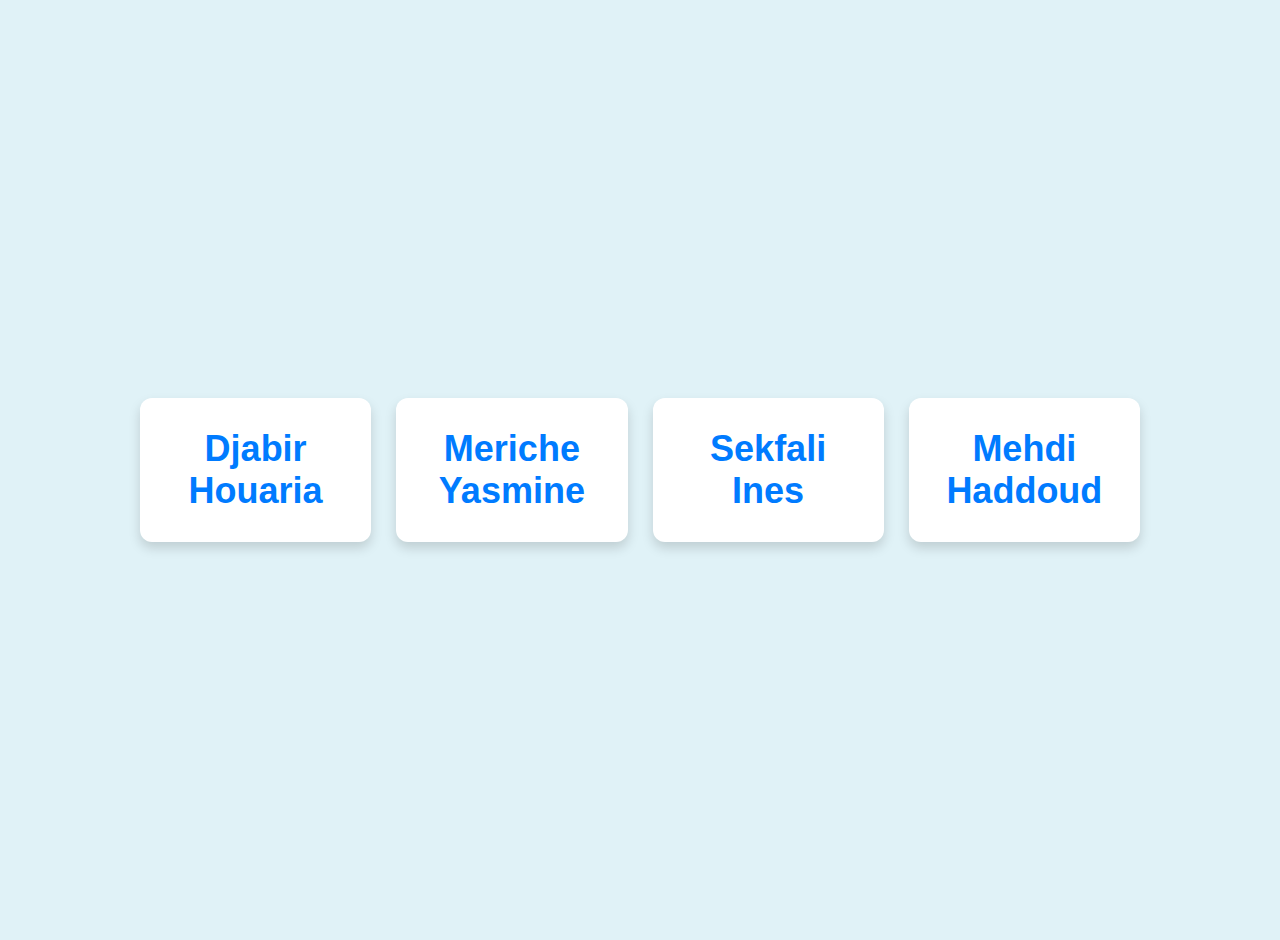
<file: index.html>
<!DOCTYPE html>
<html lang="en">

<head>
    <meta charset="UTF-8">
    <meta name="viewport" content="width=device-width, initial-scale=1.0">
    <title>Team Members</title>
    <style>
        body {
            font-family: 'Segoe UI', Tahoma, Geneva, Verdana, sans-serif;
            /* Changed font */
            margin: 0;
            padding: 20px;
            background-color: #e0f2f7;
            /* Lighter, cooler background */
            display: flex;
            justify-content: center;
            align-items: center;
            min-height: 100vh;
        }

        .container {
            display: grid;
            grid-template-columns: repeat(auto-fit, minmax(200px, 1fr));
            /* Slightly smaller cards */
            gap: 25px;
            /* Increased gap */
            max-width: 1000px;
            /* Slightly narrower max width */
            width: 100%;
        }

        .card {
            background-color: #ffffff;
            /* White card background */
            border-radius: 12px;
            /* More rounded corners */
            box-shadow: 0 6px 12px rgba(0, 0, 0, 0.15);
            /* Stronger shadow */
            padding: 25px;
            /* Increased padding */
            text-align: center;
            transition: transform 0.3s ease-in-out, box-shadow 0.3s ease-in-out;
            /* Smooth transitions */
        }

        .card:hover {
            transform: translateY(-8px);
            /* More pronounced lift on hover */
            box-shadow: 0 10px 20px rgba(0, 0, 0, 0.2);
            /* Stronger shadow on hover */
        }

        .card h2 {
            margin: 0;
            /* Remove top/bottom margin from h2 */
            padding-bottom: 0;
            /* Ensure no extra space below the name */
        }

        .card a {
            text-decoration: none;
            color: #007bff;
            /* Consistent link color */
            font-weight: 600;
            /* Slightly bolder font */
            font-size: 1.5em;
            /* Larger font for names */
            display: block;
            /* Make the link fill the h2 area for easier clicking */
            padding: 5px 0;
            /* Add a little vertical padding to the clickable area */
        }

        .card a:hover {
            color: #0056b3;
            /* Darker blue on hover */
            text-decoration: none;
            /* Keep underline removed */
        }
    </style>
</head>

<body>
    <div class="container">
        <div class="card">
            <h2><a href="houaria-djabir.html">Djabir Houaria</a></h2>
        </div>
        <div class="card">
            <h2><a href="MERICHE_Yasmine.html">Meriche Yasmine</a></h2>
        </div>
        <div class="card">
            <h2><a href="ines-sekfali.html">Sekfali Ines</a></h2>
        </div>
        <div class="card">
            <h2><a href="mehdi-haddoud.html">Mehdi Haddoud</a></h2>
        </div>
    </div>
</body>

</html>
</file>
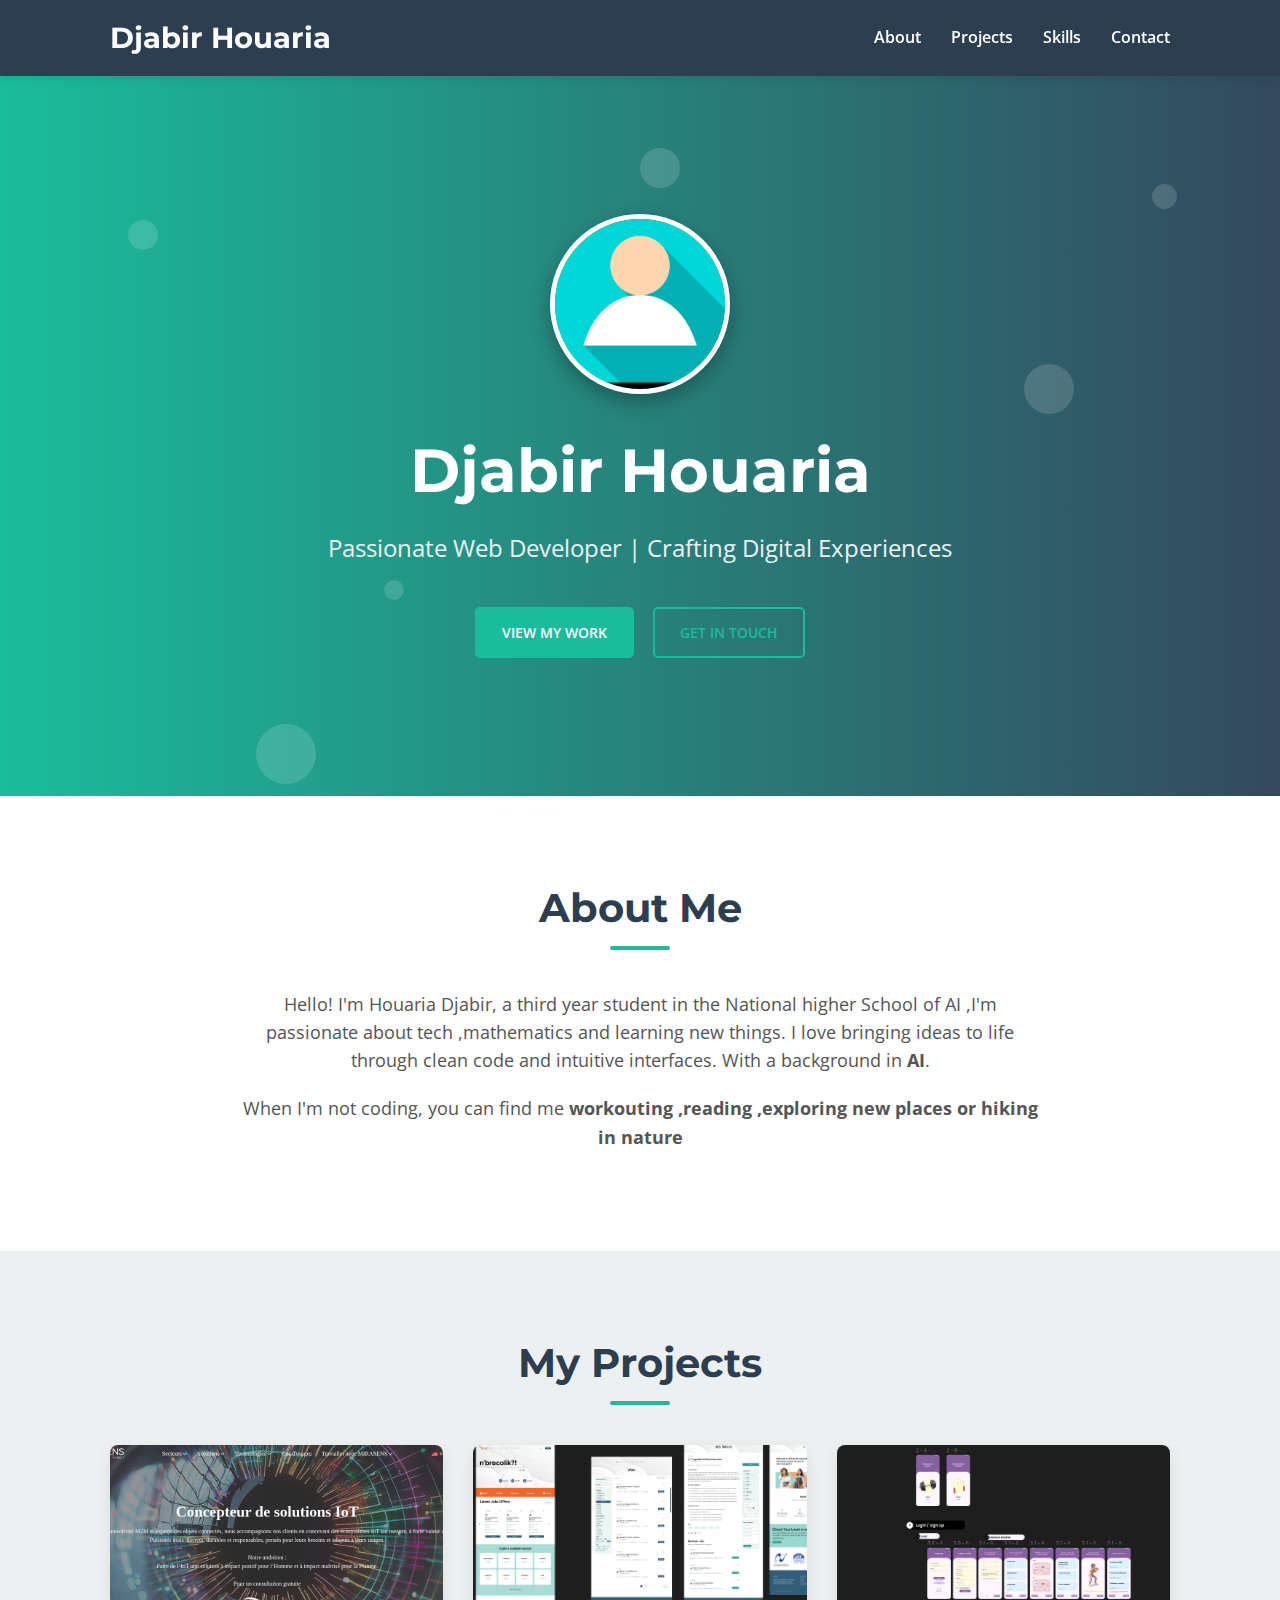
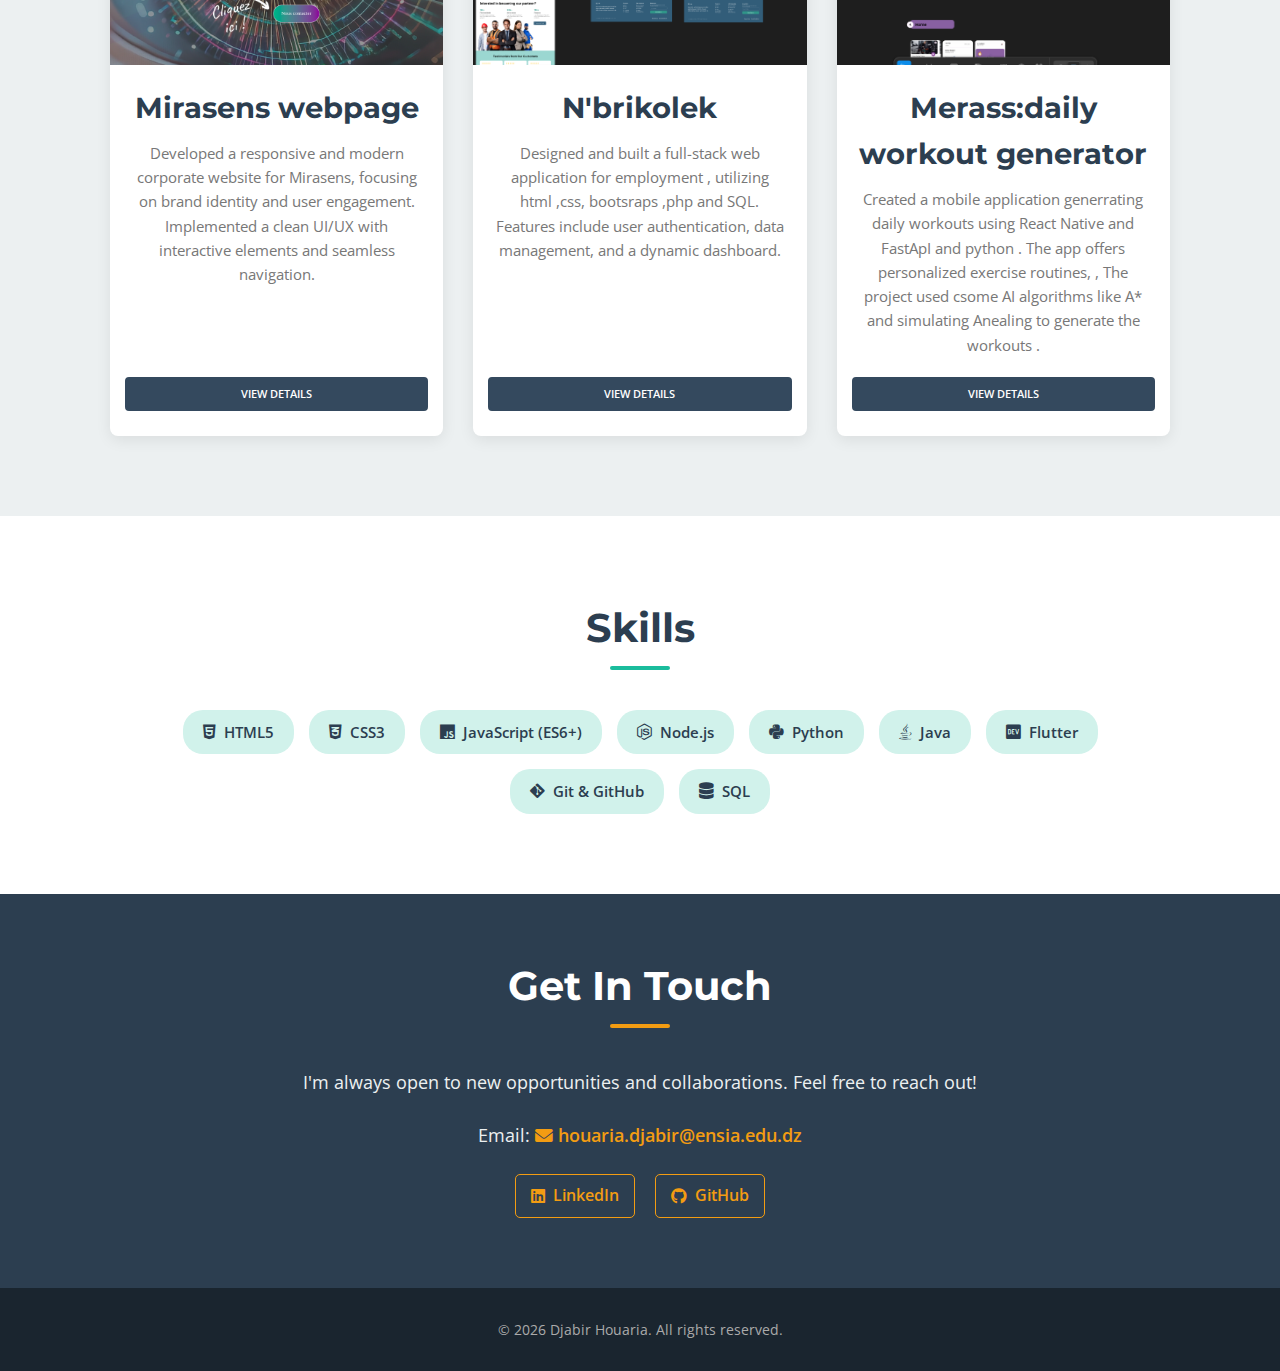
<file: houaria-djabir.html>
<!DOCTYPE html>
<html lang="en">

<head>
    <meta charset="UTF-8">
    <meta name="viewport" content="width=device-width, initial-scale=1.0">
    <title>Djabir Houaria - Portfolio</title>
    <link rel="stylesheet" href="images/houaria-Djabir/styles.css">
    <link
        href="https://fonts.googleapis.com/css2?family=Montserrat:wght@400;600;700&family=Open+Sans:wght@400;600&display=swap"
        rel="stylesheet">
    <!-- Font Awesome for icons (optional, but good for social links) -->
    <link rel="stylesheet" href="https://cdnjs.cloudflare.com/ajax/libs/font-awesome/6.0.0-beta3/css/all.min.css">



</head>

<body>

    <!-- Navigation Bar -->
    <nav class="navbar">
        <div class="container">
            <a href="#" class="logo">Djabir Houaria</a>
            <div class="menu-toggle" id="mobile-menu">
                <span class="bar"></span>
                <span class="bar"></span>
                <span class="bar"></span>
            </div>
            <ul class="nav-links">
                <li><a href="#about">About</a></li>
                <li><a href="#projects">Projects</a></li>
                <li><a href="#skills">Skills</a></li>
                <li><a href="#contact">Contact</a></li>
            </ul>
        </div>
    </nav>

    <!-- Header/Hero Section -->
    <header class="hero-section">
        <!-- CSS-only particles -->
        <div class="particle"></div>
        <div class="particle"></div>
        <div class="particle"></div>
        <div class="particle"></div>
        <div class="particle"></div>
        <div class="particle"></div>

        <div class="container hero-content">
            <img src="images/houaria-Djabir/anonymous.png" alt="Djabir Houaria" class="hero-photo">
            <h1>Djabir Houaria</h1>
            <p class="tagline">Passionate Web Developer | Crafting Digital Experiences</p>
            <div class="hero-buttons">
                <a href="#projects" class="btn primary-btn">View My Work</a>
                <a href="#contact" class="btn secondary-btn">Get In Touch</a>
            </div>
        </div>
    </header>

    <!-- About Me Section -->
    <section id="about" class="about-section">
        <div class="container">
            <h2>About Me</h2>
            <p>Hello! I'm Houaria Djabir, a third year student in the National higher School of AI ,I'm passionate about
                tech ,mathematics and learning new things. I
                love bringing ideas to life through clean code and intuitive interfaces. With a background in
                <strong>AI</strong>.
            </p>
            <p>When I'm not coding, you can find me <strong>workouting ,reading ,exploring new places or hiking in
                    nature</strong></p>
        </div>
    </section>

    <!-- Portfolio Projects Section -->
    <section id="projects" class="projects-section">
        <div class="container">
            <h2>My Projects</h2>
            <div class="projects-grid">
                <!-- Project 1 -->
                <a href="https://www.mirasens.com" class="project-card-link"
                    aria-label="View details for Mirasens webpage">
                    <div class="project-card">
                        <img src="images/houaria-Djabir/mirasens.png" alt="Mirasens Webpage Thumbnail">
                        <h3>Mirasens webpage</h3>
                        <p class="project-description">Developed a responsive and modern corporate website for Mirasens,
                            focusing on brand identity and user engagement. Implemented a clean UI/UX with interactive
                            elements and seamless navigation.</p>
                        <span class="btn tertiary-btn">View Details</span>
                    </div>
                </a>
                <!-- Project 2 -->
                <a href="https://github.com/ENSIA-AI/nBrecolik" class="project-card-link"
                    aria-label="View details for Project Title Two">
                    <div class="project-card">
                        <img src="images/houaria-Djabir/nbrikolick.png" alt="Project Two Thumbnail">
                        <h3>N'brikolek</h3>
                        <p class="project-description">Designed and built a full-stack web application for employment ,
                            utilizing html ,css, bootsraps ,php and SQL. Features include user
                            authentication, data management, and a dynamic dashboard.</p>
                        <span class="btn tertiary-btn">View Details</span>
                    </div>
                </a>
                <!-- Project 3 -->
                <a href="https://github.com/HADBI-Sarra/AI-GYM-App" class="project-card-link"
                    aria-label="View details for Project Title Three">
                    <div class="project-card">
                        <img src="images/houaria-Djabir/merass.png" alt="Project Three Thumbnail">
                        <h3>Merass:daily workout generator </h3>
                        <p class="project-description">Created a mobile application generrating daily workouts using
                            React Native and FastApI and python . The app offers personalized exercise routines,
                            , The project used csome AI algorithms like A* and simulating Anealing to generate the
                            workouts .</p>
                        <span class="btn tertiary-btn">View Details</span>
                    </div>
                </a>
                <!-- Add more projects as needed -->
            </div>
        </div>
    </section>

    <!-- Skills Section -->
    <section id="skills" class="skills-section">
        <div class="container">
            <h2>Skills</h2>
            <ul class="skills-list">
                <li><i class="fab fa-html5"></i> HTML5</li>
                <li><i class="fab fa-css3-alt"></i> CSS3</li>
                <li><i class="fab fa-js"></i> JavaScript (ES6+)</li>
                <li><i class="fab fa-node-js"></i> Node.js</li>
                <li><i class="fab fa-python"></i> Python</li>
                <li><i class="fab fa-java"></i> Java</li>
                <li><i class="fab fa-dev"></i> Flutter</li>
                <li><i class="fab fa-git-alt"></i> Git & GitHub</li>
                <li><i class="fas fa-database"></i> SQL </li>

            </ul>
        </div>
    </section>

    <!-- Contact Section -->
    <section id="contact" class="contact-section">
        <div class="container">
            <h2>Get In Touch</h2>
            <p>I'm always open to new opportunities and collaborations. Feel free to reach out!</p>
            <p>Email: <a href="mailto:houaria.djabir@ensia.edu.dz"><i class="fas fa-envelope"></i>
                    houaria.djabir@ensia.edu.dz</a></p>
            <div class="social-links">
                <a href="https://www.linkedin.com/in/houaria-djabir-675588294/" target="_blank"
                    rel="noopener noreferrer"><i class="fab fa-linkedin"></i> LinkedIn</a>
                <a href="https://github.com/houaria617" target="_blank" rel="noopener noreferrer"><i
                        class="fab fa-github"></i> GitHub</a>
                <!-- Add more social links as needed -->
                <!-- Example: <a href="#" target="_blank" rel="noopener noreferrer"><i class="fab fa-twitter"></i> Twitter</a> -->
            </div>
        </div>
    </section>

    <footer>
        <div class="container">
            <p>&copy; <span id="current-year"></span> Djabir Houaria. All rights reserved.</p>
        </div>
    </footer>

    <script>
        // JavaScript for interactivity

        // 1. Smooth Scrolling for Navigation
        document.querySelectorAll('a[href^="#"]').forEach(anchor => {
            anchor.addEventListener('click', function (e) {
                e.preventDefault();

                document.querySelector(this.getAttribute('href')).scrollIntoView({
                    behavior: 'smooth'
                });
            });
        });

        // 2. Mobile Navigation Toggle
        const mobileMenu = document.getElementById('mobile-menu');
        const navLinks = document.querySelector('.nav-links');

        mobileMenu.addEventListener('click', () => {
            navLinks.classList.toggle('active');
            mobileMenu.classList.toggle('is-active'); // Optional: for animating burger icon
        });

        // Close mobile menu when a link is clicked
        navLinks.querySelectorAll('a').forEach(link => {
            link.addEventListener('click', () => {
                navLinks.classList.remove('active');
                mobileMenu.classList.remove('is-active');
            });
        });

        // 3. Update Current Year in Footer
        document.getElementById('current-year').textContent = new Date().getFullYear();

        // 4. Optional: Dynamic Project Loading (for larger portfolios)
        /*
        const projectsData = [
            {
                title: "Mirasens Webpage",
                description: "Developed a responsive and modern corporate website for Mirasens...",
                thumbnail: "project-1-thumbnail.jpg",
                link: "project-details-1.html"
            },
            {
                title: "Project Title Two",
                description: "Designed and built a full-stack web application for [specific purpose]...",
                thumbnail: "project-2-thumbnail.jpg",
                link: "project-details-2.html"
            },
            // Add more project objects
        ];

        function loadProjects() {
            const projectsGrid = document.querySelector('.projects-grid');
            projectsGrid.innerHTML = ''; // Clear existing projects

            projectsData.forEach(project => {
                const projectLink = document.createElement('a');
                projectLink.href = project.link;
                projectLink.classList.add('project-card-link');
                projectLink.setAttribute('aria-label', `View details for ${project.title}`);

                const projectCard = document.createElement('div');
                projectCard.classList.add('project-card');

                projectCard.innerHTML = `
                    <img src="${project.thumbnail}" alt="${project.title} Thumbnail">
                    <h3>${project.title}</h3>
                    <p class="project-description">${project.description}</p>
                    <span class="btn tertiary-btn">View Details</span>
                `;
                projectLink.appendChild(projectCard);
                projectsGrid.appendChild(projectLink);
            });
        }

        // Call this function when the page loads
        // document.addEventListener('DOMContentLoaded', loadProjects);
        */
    </script>
</body>

</html>
</file>
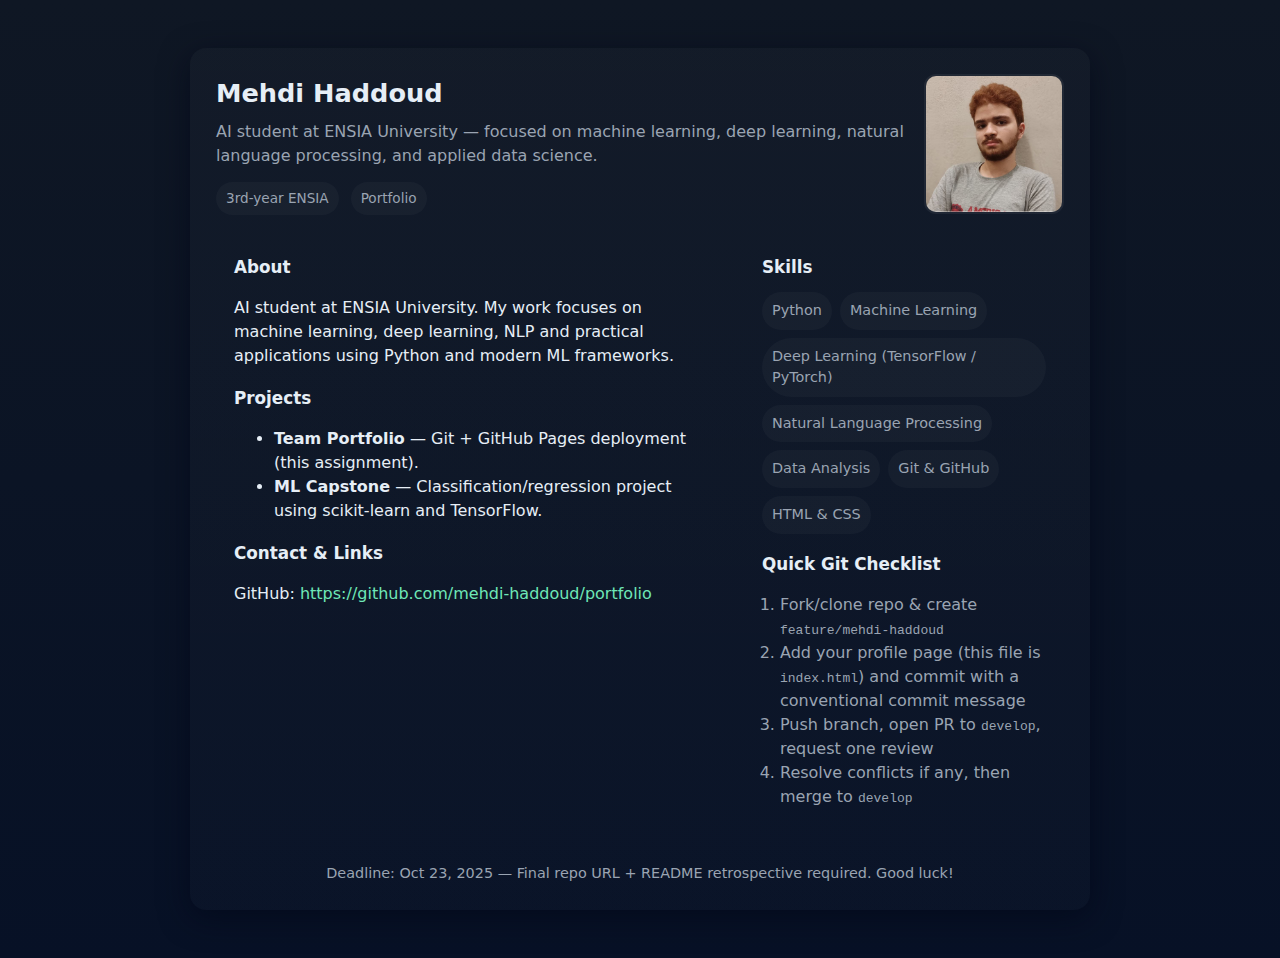
<file: mehdi-haddoud.html>
<!doctype html>
<html lang="en">

<head>
  <meta charset="utf-8" />
  <meta name="viewport" content="width=device-width,initial-scale=1" />
  <title>Mehdi Haddoud — Portfolio</title>
  <style>
    :root {
      --bg: #0f1724;
      --card: #0b1220;
      --muted: #9aa4b2;
      --accent: #6ee7b7
    }

    * {
      box-sizing: border-box
    }

    body {
      font-family: Inter, ui-sans-serif, system-ui, Segoe UI, Roboto, 'Helvetica Neue', Arial;
      margin: 0;
      background: linear-gradient(180deg, var(--bg), #071126);
      color: #e6eef6;
      line-height: 1.5
    }

    .container {
      max-width: 900px;
      margin: 48px auto;
      padding: 24px
    }

    .card {
      background: linear-gradient(180deg, rgba(255, 255, 255, 0.02), rgba(255, 255, 255, 0.01));
      border-radius: 16px;
      padding: 26px;
      box-shadow: 0 8px 30px rgba(2, 6, 23, 0.6)
    }

    header {
      display: flex;
      gap: 20px;
      align-items: center
    }

    .avatar {
      width: 140px;
      height: 140px;
      border-radius: 12px;
      overflow: hidden;
      flex-shrink: 0;
      border: 2px solid rgba(255, 255, 255, 0.06)
    }

    .avatar img {
      width: 100%;
      height: 100%;
      object-fit: cover;
      display: block
    }

    h1 {
      margin: 0;
      font-size: 1.6rem
    }

    p.lead {
      color: var(--muted);
      margin: 8px 0 0
    }

    .meta {
      display: flex;
      gap: 12px;
      margin-top: 14px
    }

    .badge {
      padding: 6px 10px;
      border-radius: 999px;
      background: rgba(255, 255, 255, 0.03);
      font-size: 0.85rem;
      color: var(--muted)
    }

    .grid {
      display: grid;
      grid-template-columns: 1fr 320px;
      gap: 20px;
      margin-top: 22px
    }

    .section {
      background: transparent;
      padding: 18px;
      border-radius: 12px
    }

    h2 {
      margin: 0 0 12px;
      font-size: 1.05rem
    }

    ul.skills {
      display: flex;
      flex-wrap: wrap;
      gap: 8px;
      padding: 0;
      margin: 0;
      list-style: none
    }

    ul.skills li {
      background: rgba(255, 255, 255, 0.03);
      padding: 8px 10px;
      border-radius: 999px;
      font-size: 0.9rem;
      color: var(--muted)
    }

    .links a {
      color: var(--accent);
      text-decoration: none
    }

    footer {
      margin-top: 20px;
      color: var(--muted);
      font-size: 0.9rem;
      text-align: center
    }

    @media (max-width:880px) {
      .grid {
        grid-template-columns: 1fr;
      }

      .avatar {
        width: 110px;
        height: 110px
      }
    }
  </style>
</head>

<body>
  <div class="container card">
    <header>
      <div>
        <h1>Mehdi Haddoud</h1>
        <p class="lead">AI student at ENSIA University — focused on machine learning, deep learning, natural language
          processing, and applied data science.</p>
        <div class="meta">
          <span class="badge">3rd-year ENSIA</span>
          <span class="badge">Portfolio</span>
        </div>
      </div>
      <div style="margin-left:auto" class="avatar">
        <!-- Add ONLY your photo file to the repository and replace the src with the filename. Example: <img src="selfie.png" alt="Mehdi Haddoud"> -->
        <img src="images/selfie.png" alt="Mehdi Haddoud">
      </div>
    </header>

    <div class="grid">
      <main class="section">
        <section>
          <h2>About</h2>
          <p>AI student at ENSIA University. My work focuses on machine learning, deep learning, NLP and practical
            applications using Python and modern ML frameworks.</p>
        </section>

        <section style="margin-top:18px">
          <h2>Projects</h2>
          <ul>
            <li><strong>Team Portfolio</strong> — Git + GitHub Pages deployment (this assignment).</li>
            <li><strong>ML Capstone</strong> — Classification/regression project using scikit-learn and TensorFlow.</li>
          </ul>
        </section>

        <section style="margin-top:18px">
          <h2>Contact & Links</h2>
          <p class="links">GitHub: <a href="https://github.com/mehdi-haddoud/portfolio"
              target="_blank">https://github.com/mehdi-haddoud/portfolio</a></p>
        </section>
      </main>

      <aside class="section" style="min-height:220px">
        <h2>Skills</h2>
        <ul class="skills">
          <li>Python</li>
          <li>Machine Learning</li>
          <li>Deep Learning (TensorFlow / PyTorch)</li>
          <li>Natural Language Processing</li>
          <li>Data Analysis</li>
          <li>Git & GitHub</li>
          <li>HTML & CSS</li>
        </ul>

        <div style="margin-top:18px">
          <h2>Quick Git Checklist</h2>
          <ol style="color:var(--muted);padding-left:18px">
            <li>Fork/clone repo & create <code>feature/mehdi-haddoud</code></li>
            <li>Add your profile page (this file is <code>index.html</code>) and commit with a conventional commit
              message</li>
            <li>Push branch, open PR to <code>develop</code>, request one review</li>
            <li>Resolve conflicts if any, then merge to <code>develop</code></li>
          </ol>
        </div>
      </aside>
    </div>

    <footer>
      Deadline: Oct 23, 2025 — Final repo URL + README retrospective required. Good luck!
    </footer>
  </div>
</body>

</html>
</file>
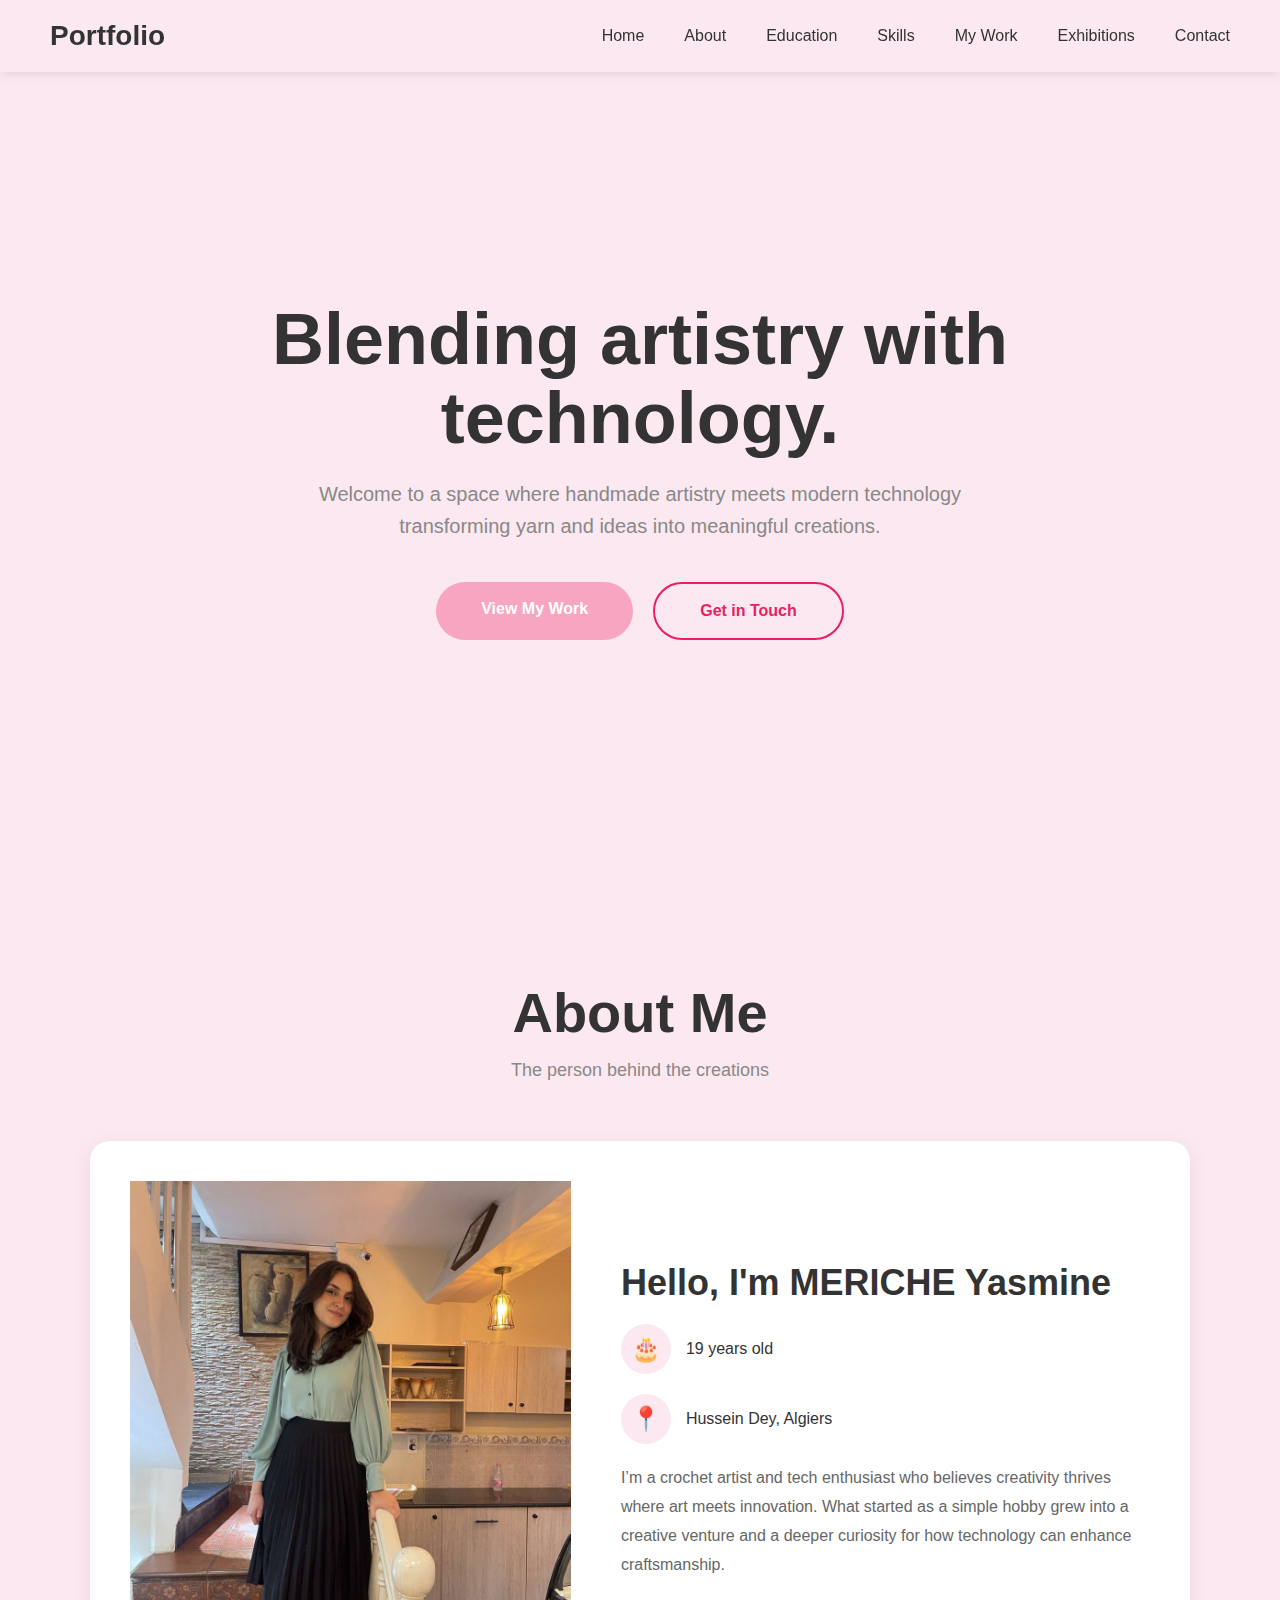
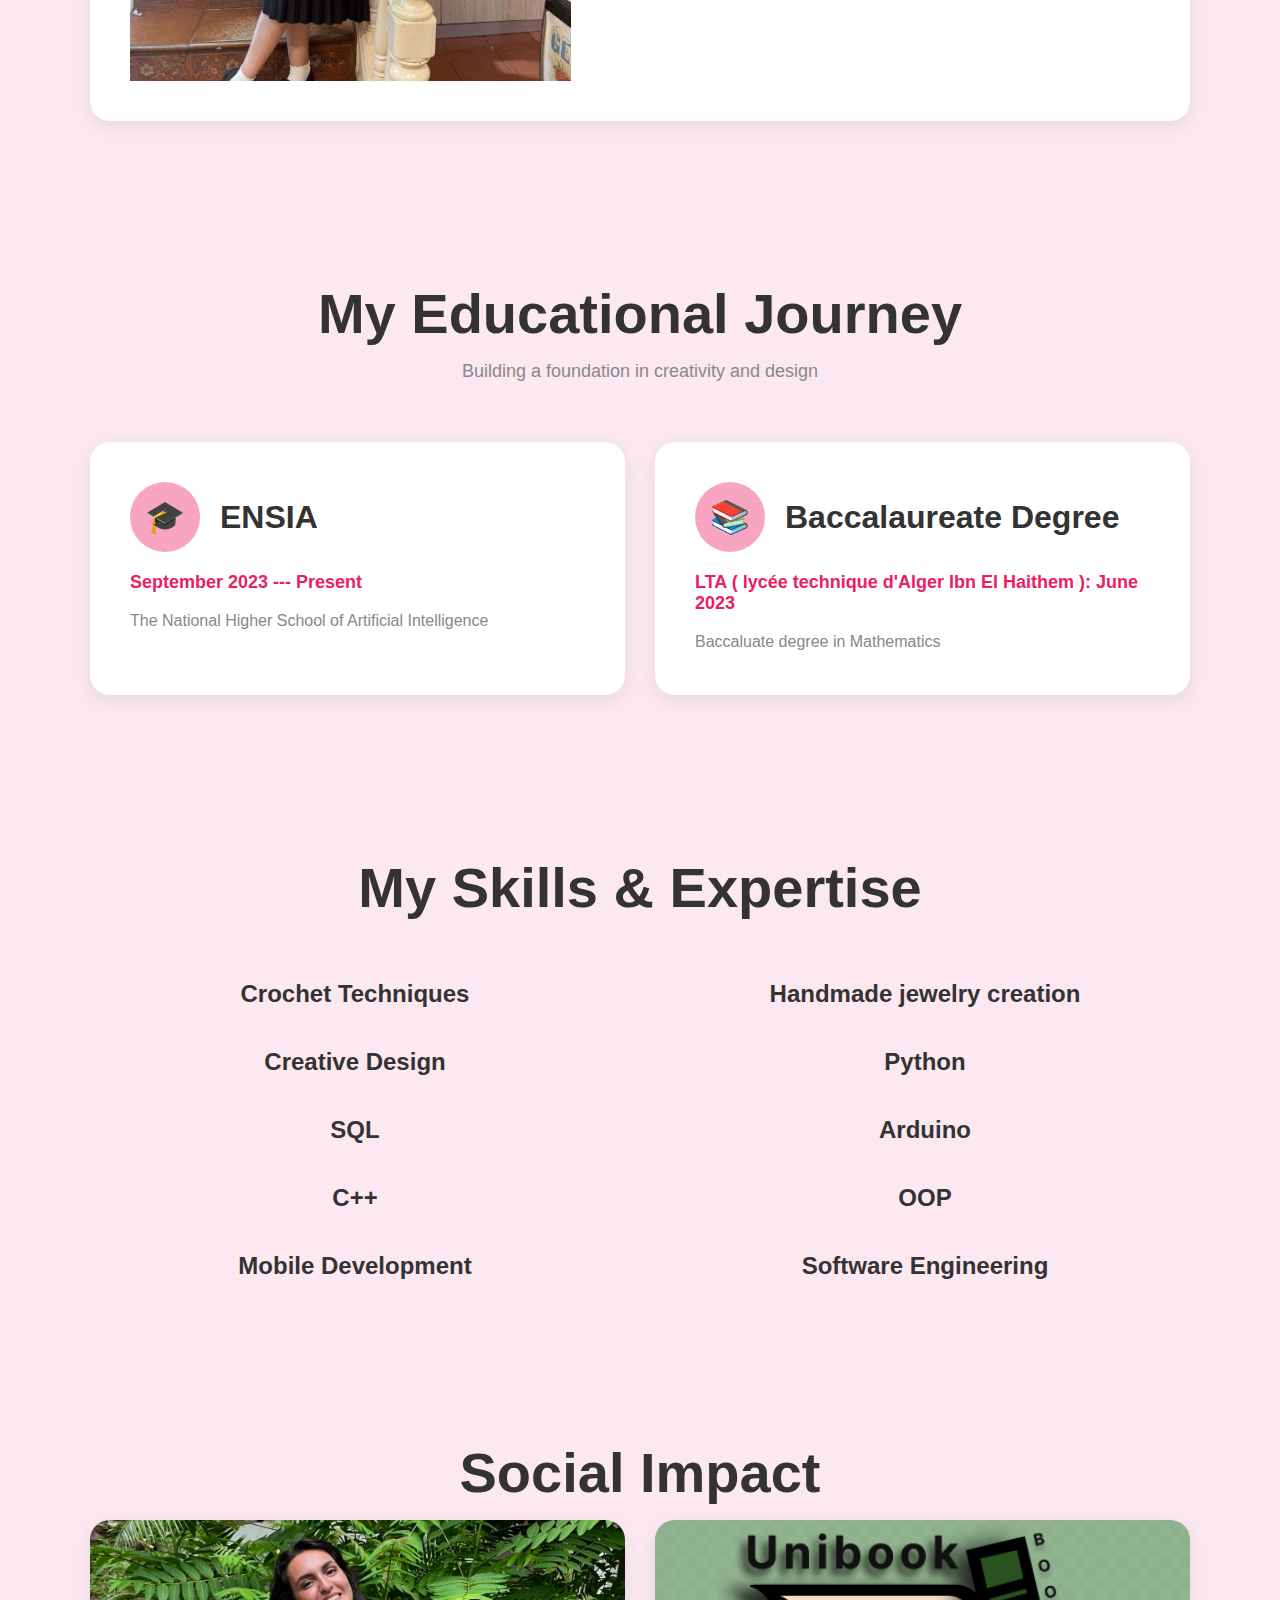
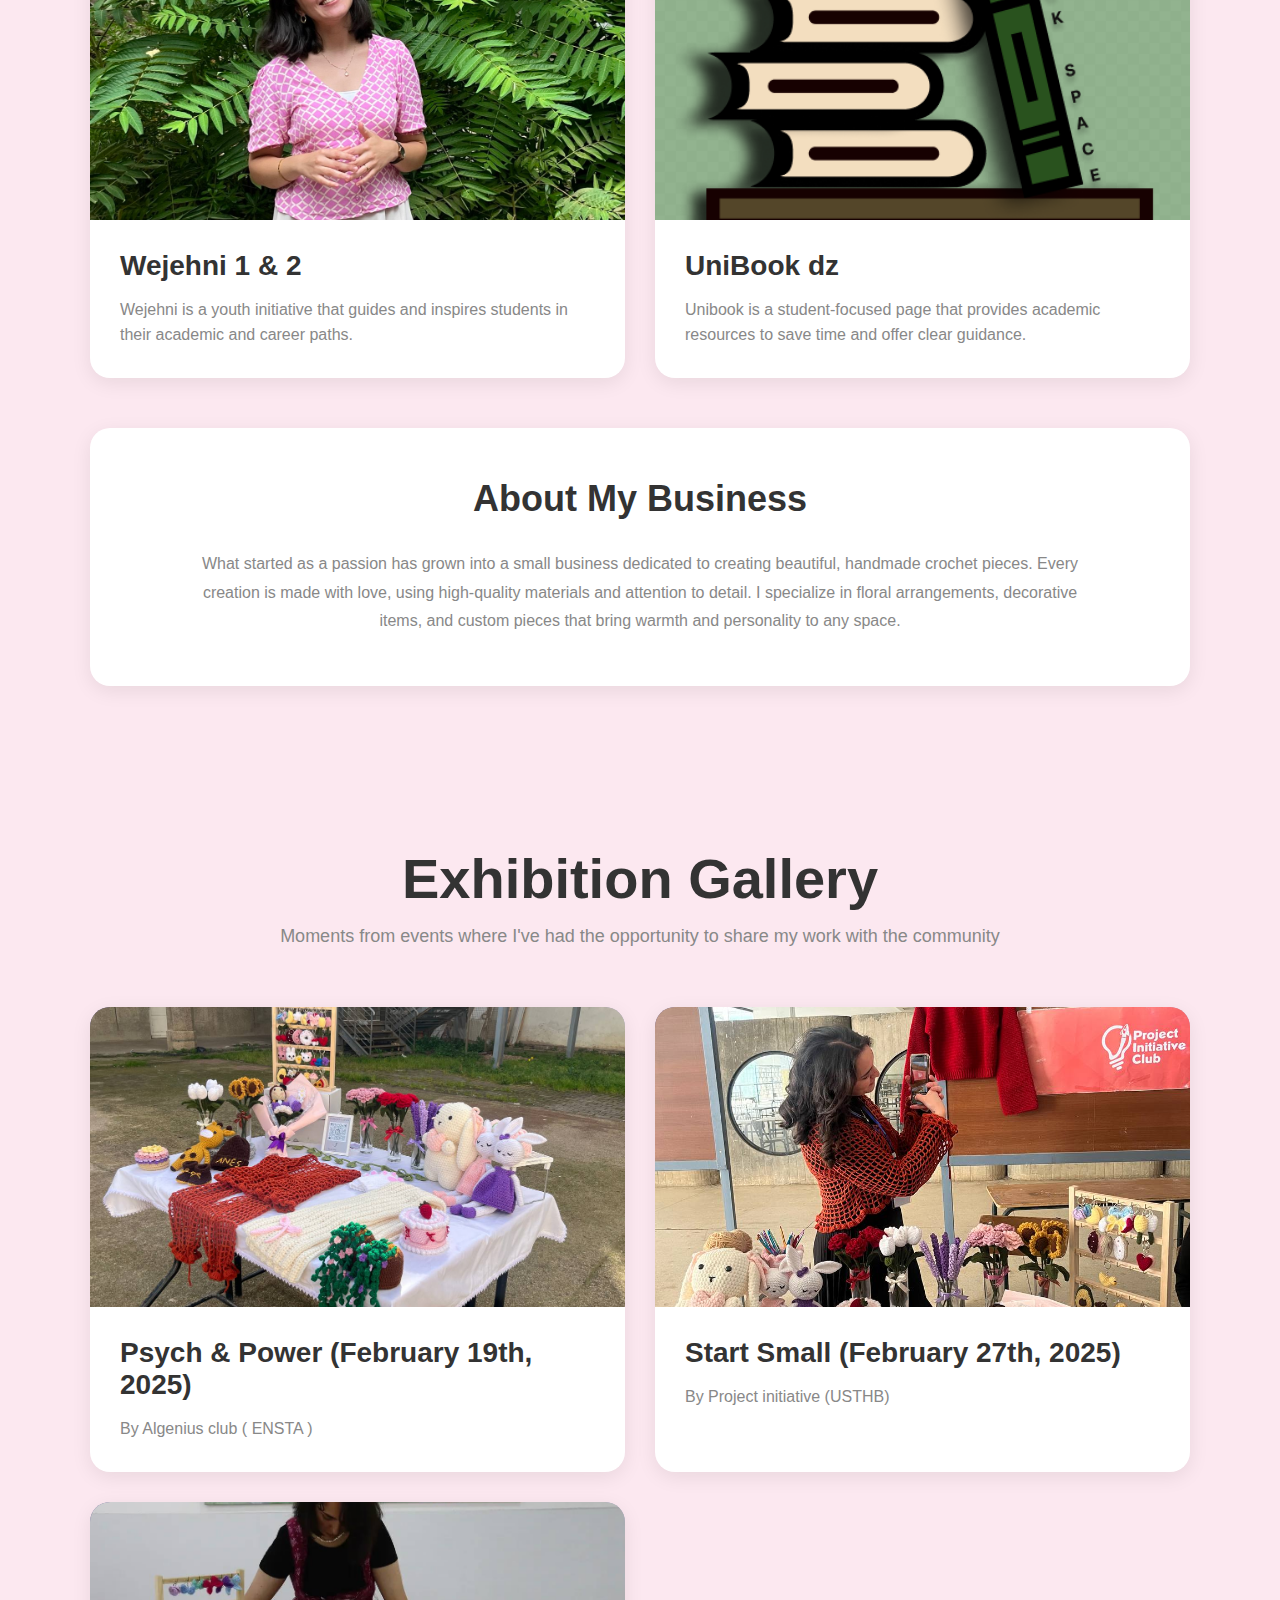
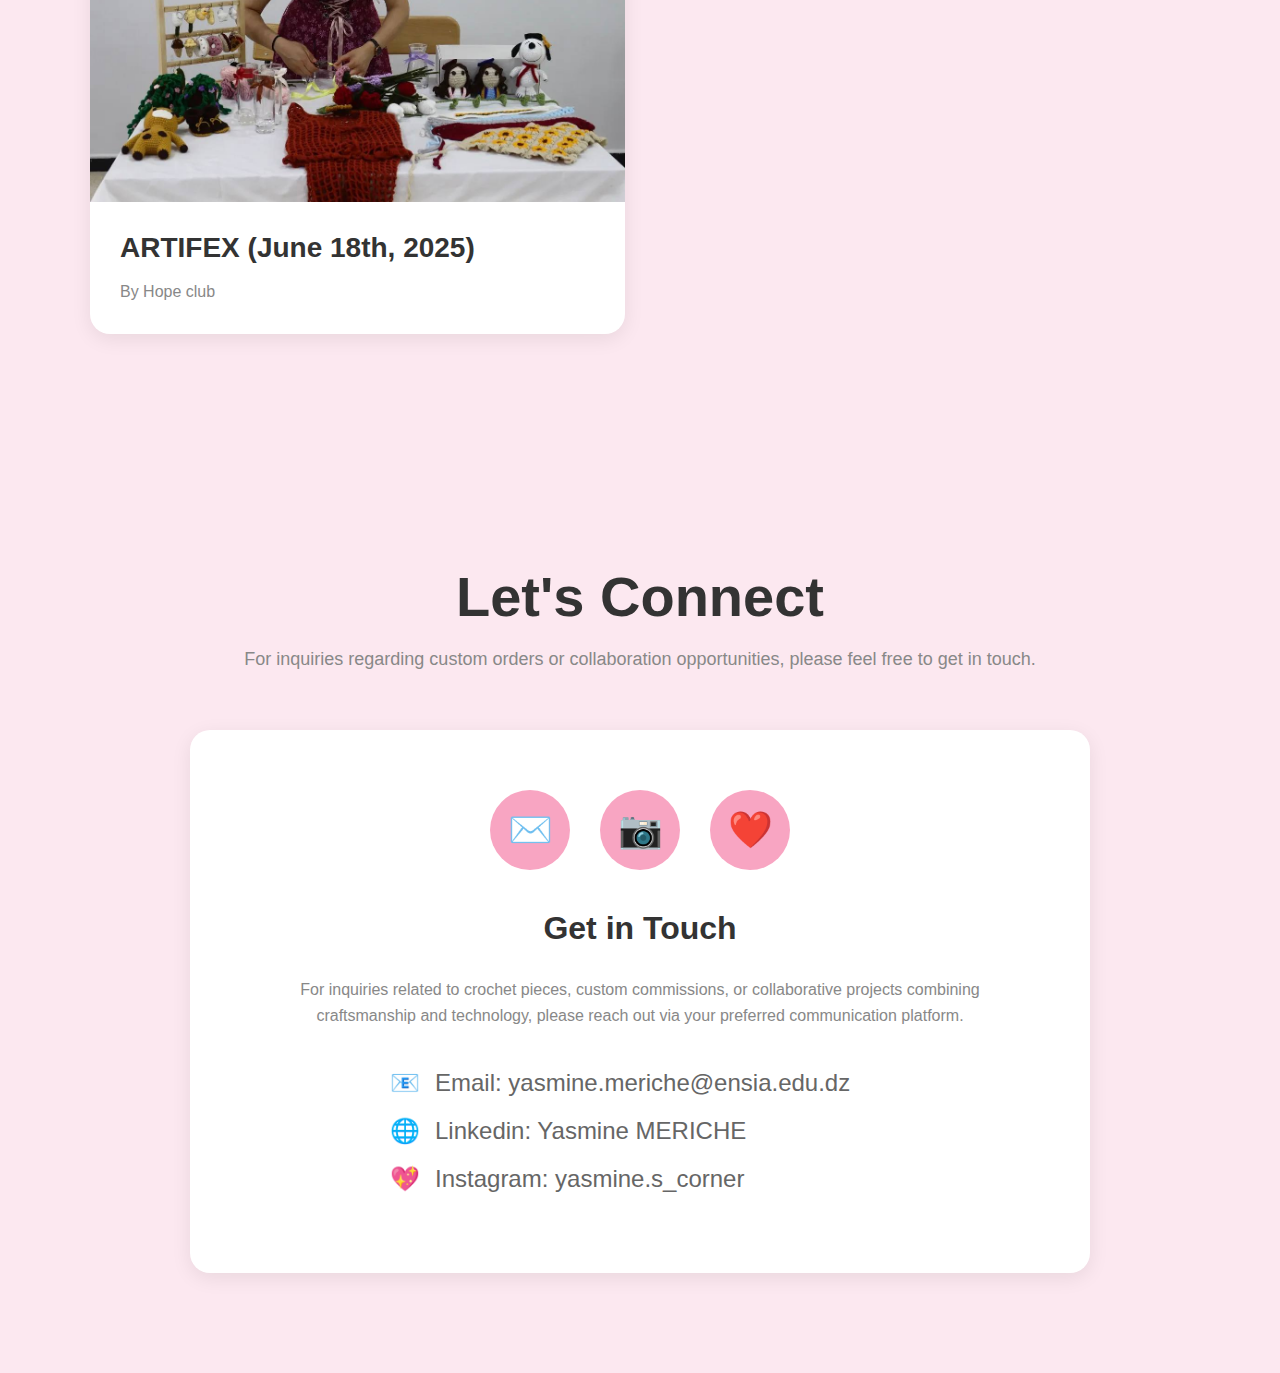
<file: MERICHE_Yasmine.html>
<!DOCTYPE html>
<html lang="en">
<head>
    <meta charset="UTF-8">
    <meta name="viewport" content="width=device-width, initial-scale=1.0">
    <title>Crochet Artist Portfolio</title>
    <style>
        * {
            margin: 0;
            padding: 0;
            box-sizing: border-box;
        }

        body {
            font-family: 'Segoe UI', Tahoma, Geneva, Verdana, sans-serif;
            background-color: #fce8f0;
            color: #333;
            scroll-behavior: smooth;
        }

        /* Navigation */
        nav {
            position: fixed;
            top: 0;
            width: 100%;
            background-color: rgba(252, 232, 240, 0.95);
            padding: 20px 50px;
            display: flex;
            justify-content: space-between;
            align-items: center;
            z-index: 1000;
            box-shadow: 0 2px 10px rgba(0,0,0,0.1);
        }

        .logo {
            font-size: 28px;
            font-weight: bold;
            color: #333;
        }

        .nav-links {
            display: flex;
            gap: 40px;
            list-style: none;
        }

        .nav-links a {
            text-decoration: none;
            color: #333;
            font-size: 16px;
            font-weight: 500;
            transition: color 0.3s;
        }

        .nav-links a:hover {
            color: #e91e63;
        }

        /* Hero Section */
        .hero {
            min-height: 100vh;
            display: flex;
            flex-direction: column;
            justify-content: center;
            align-items: center;
            text-align: center;
            padding: 120px 50px 80px;
        }

        .hero h1 {
            font-size: 72px;
            font-weight: 900;
            color: #333;
            margin-bottom: 20px;
            line-height: 1.1;
        }

        .hero p {
            font-size: 20px;
            color: #888;
            max-width: 800px;
            margin-bottom: 40px;
            line-height: 1.6;
        }

        .cta-buttons {
            display: flex;
            gap: 20px;
        }

        .btn {
            padding: 18px 45px;
            font-size: 16px;
            font-weight: 600;
            border-radius: 50px;
            text-decoration: none;
            transition: all 0.3s;
            cursor: pointer;
        }

        .btn-primary {
            background-color: #f8a5c2;
            color: white;
            border: none;
        }

        .btn-primary:hover {
            background-color: #f78fb3;
            transform: translateY(-2px);
            box-shadow: 0 5px 15px rgba(248, 165, 194, 0.4);
        }

        .btn-secondary {
            background-color: transparent;
            color: #e91e63;
            border: 2px solid #e91e63;
        }

        .btn-secondary:hover {
            background-color: #e91e63;
            color: white;
            transform: translateY(-2px);
        }

        /* Section Styling */
        section {
            padding: 80px 50px;
            max-width: 1200px;
            margin: 0 auto;
        }

        .section-title {
            font-size: 56px;
            font-weight: 900;
            text-align: center;
            margin-bottom: 15px;
            color: #333;
        }

        .section-subtitle {
            font-size: 18px;
            text-align: center;
            color: #888;
            margin-bottom: 60px;
        }

        /* About Section */
        .about-content {
            display: grid;
            grid-template-columns: 1fr 1.2fr;
            gap: 50px;
            align-items: center;
            background-color: white;
            padding: 40px;
            border-radius: 20px;
            box-shadow: 0 5px 20px rgba(0,0,0,0.08);
        }

        .about-image {
            width: 100%;
            height: 500px;
            background: linear-gradient(135deg, #f8a5c2, #f3c4d8);
            border-radius: 15px;
        }
        
        .about-image img {
            width: 100%;
            height: 100%;
            object-fit: cover;  /* ensures it fills the space without distortion */
            display: block;
        }

        .about-text h3 {
            font-size: 36px;
            margin-bottom: 20px;
            color: #333;
        }

        .info-item {
            display: flex;
            align-items: center;
            gap: 15px;
            margin-bottom: 20px;
        }

        .icon-circle {
            width: 50px;
            height: 50px;
            background-color: #fce8f0;
            border-radius: 50%;
            display: flex;
            align-items: center;
            justify-content: center;
            font-size: 24px;
        }

        .about-text p {
            color: #666;
            line-height: 1.8;
            margin-bottom: 20px;
        }

        /* Education Section */
        .education-grid {
            display: grid;
            grid-template-columns: repeat(2, 1fr);
            gap: 30px;
        }

        .education-card {
            background-color: white;
            padding: 40px;
            border-radius: 20px;
            box-shadow: 0 5px 20px rgba(0,0,0,0.08);
        }

        .education-card-header {
            display: flex;
            align-items: center;
            gap: 20px;
            margin-bottom: 20px;
        }

        .education-icon {
            width: 70px;
            height: 70px;
            background-color: #f8a5c2;
            border-radius: 50%;
            display: flex;
            align-items: center;
            justify-content: center;
            font-size: 32px;
            color: white;
        }

        .education-card h3 {
            font-size: 32px;
            color: #333;
        }

        .education-card h4 {
            font-size: 18px;
            color: #e91e63;
            margin-bottom: 15px;
        }

        .education-card p {
            color: #888;
            line-height: 1.6;
        }

        /* Skills Section */
        .skills-grid {
            display: grid;
            grid-template-columns: repeat(2, 1fr);
            gap: 40px;
        }

        .skill-card {
            text-align: center;
        }

        .skill-icon {
            width: 120px;
            height: 120px;
            background-color: #f8a5c2;
            border-radius: 50%;
            display: flex;
            align-items: center;
            justify-content: center;
            margin: 0 auto 25px;
            font-size: 48px;
            color: white;
        }

        .skill-card h3 {
            font-size: 28px;
            margin-bottom: 15px;
            color: #333;
        }

        .skill-card p {
            color: #888;
            line-height: 1.6;
        }

        /* My Work Section */
        .work-intro {
            text-align: center;
            color: #888;
            margin-bottom: 50px;
            font-size: 18px;
        }

        .work-grid {
            display: grid;
            grid-template-columns: repeat(2, 1fr);
            gap: 30px;
            margin-bottom: 50px;
        }

        .work-card {
            background-color: white;
            border-radius: 20px;
            overflow: hidden;
            box-shadow: 0 5px 20px rgba(0,0,0,0.08);
        }

        .work-image {
            width: 100%;
            height: 300px;
            background: linear-gradient(135deg, #f8a5c2, #f3c4d8);
        }
        .work-image img {
            width: 100%;
            height: 100%;
            object-fit: cover; /* fills the box while keeping proportions */
            display: block;
        }

        .work-card-content {
            padding: 30px;
        }

        .work-card h3 {
            font-size: 28px;
            margin-bottom: 15px;
            color: #333;
        }

        .work-card p {
            color: #888;
            line-height: 1.6;
        }

        .work-about {
            background-color: white;
            padding: 50px;
            border-radius: 20px;
            box-shadow: 0 5px 20px rgba(0,0,0,0.08);
        }

        .work-about h3 {
            font-size: 36px;
            text-align: center;
            margin-bottom: 30px;
            color: #333;
        }

        .work-about p {
            color: #888;
            line-height: 1.8;
            text-align: center;
            max-width: 900px;
            margin: 0 auto;
        }

        /* Exhibitions Section */
        .exhibition-grid {
            display: grid;
            grid-template-columns: repeat(2, 1fr);
            gap: 30px;
            margin-bottom: 50px;
        }

        .exhibition-card {
            background-color: white;
            border-radius: 20px;
            overflow: hidden;
            box-shadow: 0 5px 20px rgba(0,0,0,0.08);
        }

        .exhibition-image {
            width: 100%;
            height: 300px;
            background: linear-gradient(135deg, #6b5b95, #d4c5e0);
        }
        .exhibition-image img {
            width: 100%;
            height: 100%;
            object-fit: cover;  /* makes the image fill the box without distortion */
            display: block;
        }

        .exhibition-content {
            padding: 30px;
        }

        .exhibition-content h3 {
            font-size: 28px;
            margin-bottom: 15px;
            color: #333;
        }

        .exhibition-content p {
            color: #888;
            line-height: 1.6;
        }

        .exhibition-note {
            text-align: center;
            color: #888;
            font-size: 16px;
            font-style: italic;
        }

        /* Contact Section */
        .contact {
            text-align: center;
            padding: 100px 50px;
        }

        .contact h2 {
            font-size: 56px;
            font-weight: 900;
            margin-bottom: 20px;
        }

        .contact-subtitle {
            font-size: 18px;
            color: #888;
            margin-bottom: 60px;
        }

        .contact-box {
            background-color: white;
            padding: 60px;
            border-radius: 20px;
            box-shadow: 0 5px 20px rgba(0,0,0,0.08);
            max-width: 900px;
            margin: 0 auto;
        }

        .social-icons {
            display: flex;
            justify-content: center;
            gap: 30px;
            margin-bottom: 40px;
        }

        .social-icon {
            width: 80px;
            height: 80px;
            background-color: #f8a5c2;
            border-radius: 50%;
            display: flex;
            align-items: center;
            justify-content: center;
            font-size: 36px;
            color: white;
            transition: all 0.3s;
        }

        .social-icon:hover {
            transform: translateY(-5px);
            background-color: #f78fb3;
            box-shadow: 0 5px 15px rgba(248, 165, 194, 0.4);
        }

        .contact-box h3 {
            font-size: 32px;
            margin-bottom: 30px;
        }

        .contact-box p {
            color: #888;
            margin-bottom: 40px;
            line-height: 1.6;
        }

        .contact-info {
            text-align: left;
            max-width: 500px;
            margin: 0 auto;
        }

        .contact-item {
            display: flex;
            align-items: center;
            gap: 15px;
            margin-bottom: 20px;
            font-size: 16px;
            color: #666;
        }

        .contact-item span {
            font-size: 24px;
        }

        @media (max-width: 768px) {
            nav {
                padding: 15px 20px;
            }

            .nav-links {
                gap: 15px;
                font-size: 14px;
            }

            .hero h1 {
                font-size: 42px;
            }

            .section-title {
                font-size: 36px;
            }

            .about-content,
            .education-grid,
            .skills-grid,
            .work-grid,
            .exhibition-grid {
                grid-template-columns: 1fr;
            }

            section {
                padding: 50px 20px;
            }
        }
    </style>
</head>
<body>
    <!-- Navigation -->
    <nav>
        <div class="logo">Portfolio</div>
        <ul class="nav-links">
            <li><a href="#home">Home</a></li>
            <li><a href="#about">About</a></li>
            <li><a href="#education">Education</a></li>
            <li><a href="#skills">Skills</a></li>
            <li><a href="#work">My Work</a></li>
            <li><a href="#exhibitions">Exhibitions</a></li>
            <li><a href="#contact">Contact</a></li>
        </ul>
    </nav>

    <!-- Hero Section -->
    <section id="home" class="hero">
        <h1>Blending artistry with technology.</h1>
        <p>Welcome to a space where handmade artistry meets modern technology<br>transforming yarn and ideas into meaningful creations.</p>
        <div class="cta-buttons">
            <a href="#work" class="btn btn-primary">View My Work</a>
            <a href="#contact" class="btn btn-secondary">Get in Touch</a>
        </div>
    </section>

    <!-- About Section -->
    <section id="about">
        <h2 class="section-title">About Me</h2>
        <p class="section-subtitle">The person behind the creations</p>
        <div class="about-content">
            <div class="about-image">
                <img src="./images/profile final.jpg">
            </div>
            <div class="about-text">
                <h3>Hello, I'm MERICHE Yasmine</h3>
                <div class="info-item">
                    <div class="icon-circle">🎂</div>
                    <span>19 years old</span>
                </div>
                <div class="info-item">
                    <div class="icon-circle">📍</div>
                    <span>Hussein Dey, Algiers</span>
                </div>
                <p>I’m a crochet artist and tech enthusiast who believes creativity thrives where art meets innovation. What started as a simple hobby grew into a creative venture and a deeper curiosity for how technology can enhance craftsmanship.</p>
                
            </div>
        </div>
    </section>

    <!-- Education Section -->
    <section id="education">
        <h2 class="section-title">My Educational Journey</h2>
        <p class="section-subtitle">Building a foundation in creativity and design</p>
        <div class="education-grid">
            <div class="education-card">
                <div class="education-card-header">
                    <div class="education-icon">🎓</div>
                    <h3>ENSIA</h3>
                </div>
                <h4>September 2023 --- Present</h4>
                <p>The National Higher School of Artificial Intelligence </p>
            </div>
            <div class="education-card">
                <div class="education-card-header">
                    <div class="education-icon">📚</div>
                    <h3>Baccalaureate Degree </h3>
                </div>
                <h4>LTA ( lycée technique d'Alger Ibn El Haithem ): June 2023</h4>
                <p>Baccaluate degree in Mathematics </p>
            </div>
        </div>
    </section>

    <!-- Skills Section -->
    <section id="skills">
        <h2 class="section-title">My Skills & Expertise</h2>
        <p class="section-subtitle"></p>
        <div class="skills-grid">
            <div class="skill-card">
                
                <h2>Crochet Techniques</h2>
                
            </div>
            <div class="skill-card">
                <h2>Handmade jewelry creation</h2>
            </div>
            <div class="skill-card">
                
                <h2>Creative Design</h2>
               
            </div>
            <div class="skill-card">
               
                <h2>Python</h2>
               
            </div>
            <div class="skill-card">
               <h2>SQL</h2>
            </div>
            <div class="skill-card">
                <h2>Arduino</h2>
            </div>
            <div class="skill-card">
                <h2>C++</h2>
            </div>
            <div class="skill-card">
                <h2>OOP</h2>
            </div>
            <div class="skill-card">
                <h2>Mobile Development</h2>
            </div>
            <div class="skill-card">
                <h2>Software Engineering</h2>
            </div>
        </div>
    </section>

    <!-- My Work Section -->
    <section id="work">
        <h2 class="section-title">Social Impact</h2>
        
        
        <div class="work-grid">
            <div class="work-card">
                <div class="work-image">
                    <img src="images/profile_2.jpg">
                </div>
                <div class="work-card-content">
                    <h3>Wejehni 1 & 2</h3>
                    <p>Wejehni is a youth initiative that guides and inspires students in their academic and career paths.</p>
                </div>
            </div>
            <div class="work-card">
                <div class="work-image">
                    <img src="images/unibook.png">
                </div>
                <div class="work-card-content">
                    <h3>UniBook dz</h3>
                    <p>Unibook is a student-focused page that provides academic resources to save time and offer clear guidance.</p>
                </div>
            </div>
        </div>

        <div class="work-about">
            <h3>About My Business</h3>
            <p>What started as a passion has grown into a small business dedicated to creating beautiful, handmade crochet pieces. Every creation is made with love, using high-quality materials and attention to detail. I specialize in floral arrangements, decorative items, and custom pieces that bring warmth and personality to any space.</p>
        </div>
    </section>

    <!-- Exhibitions Section -->
    <section id="exhibitions">
        <h2 class="section-title">Exhibition Gallery</h2>
        <p class="section-subtitle">Moments from events where I've had the opportunity to share my work with the community</p>
        
        <div class="exhibition-grid">
            <div class="exhibition-card">
                <div class="exhibition-image">
                    <img src="./images/exhibition1.jpg">
                </div>
                <div class="exhibition-content">
                    <h3>Psych & Power (February 19th, 2025)</h3>
                    <p>By Algenius club ( ENSTA )</p>
                   
                </div>
            </div>
            <div class="exhibition-card">
                <div class="exhibition-image">
                    <img src="./images/exhibition2.jpg">
                </div>
                <div class="exhibition-content">
                    <h3>Start Small (February 27th, 2025)</h3>
                    <p>By Project initiative (USTHB)</p>
                </div>
            </div>
            <div class="exhibition-card">
                <div class="exhibition-image">
                    <img src="./images/exhibition3.jpg">
                </div>
                <div class="exhibition-content">
                    <h3>ARTIFEX (June 18th, 2025)</h3>
                    <p>By Hope club </p>
                </div>

            </div>
        </div>
        
        
    </section>

    <!-- Contact Section -->
    <section id="contact" class="contact">
        <h2>Let's Connect</h2>
        <p class="contact-subtitle">For inquiries regarding custom orders or collaboration opportunities, please feel free to get in touch.</p>
        
        <div class="contact-box">
            <div class="social-icons">
                <div class="social-icon">✉️</div>
                <div class="social-icon">📷</div>
                <div class="social-icon">❤️</div>
            </div>
            
            <h3>Get in Touch</h3>
            <p>For inquiries related to crochet pieces, custom commissions, or collaborative projects combining craftsmanship and technology, please reach out via your preferred communication platform.</p>
            <div class="contact-info">
                <div class="contact-item">
                    <span>📧</span>
                    <span>Email: yasmine.meriche@ensia.edu.dz</span>
                </div>
                <div class="contact-item">
                    <span>🌐</span>
                    <span>Linkedin: Yasmine MERICHE</span>
                </div>
                <div class="contact-item">
                    <span>💖</span>
                    <span>Instagram: yasmine.s_corner</span>
                </div>
            </div>
        </div>
    </section>
</body>
</html>
</file>
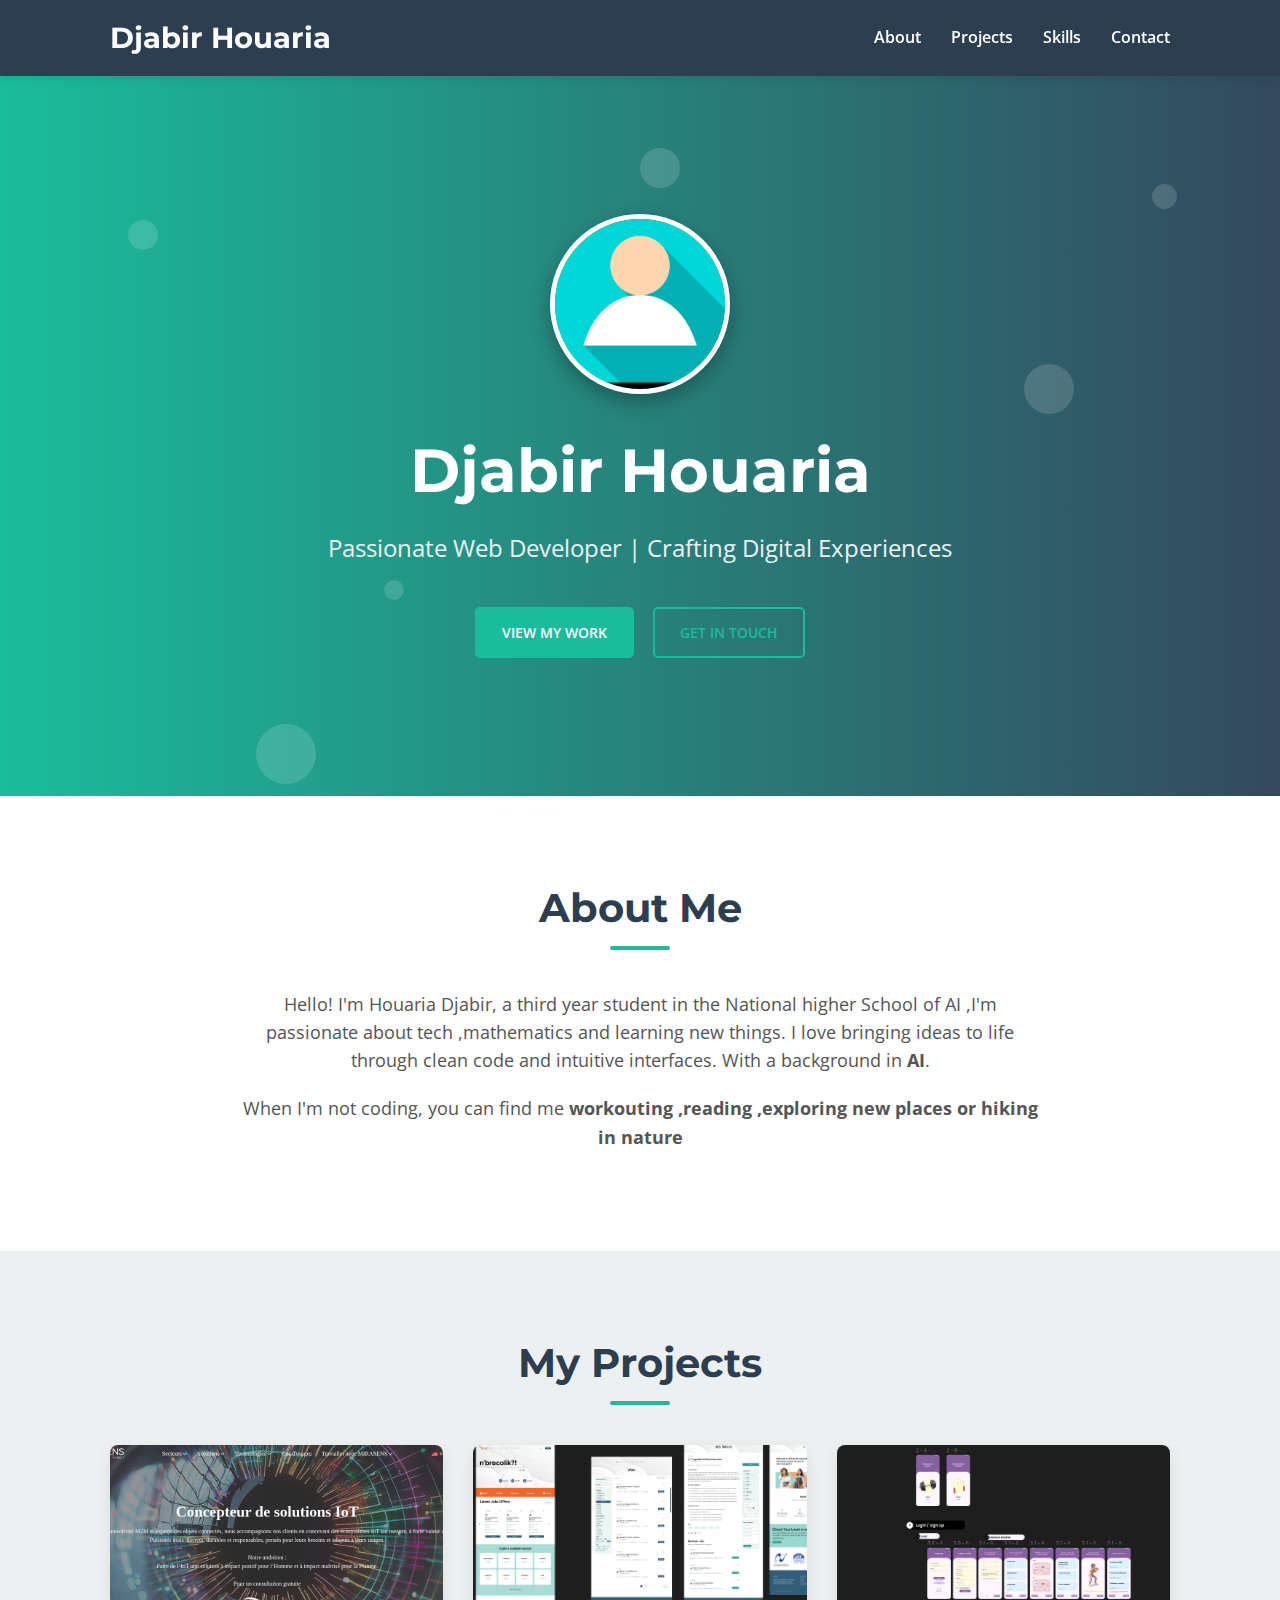
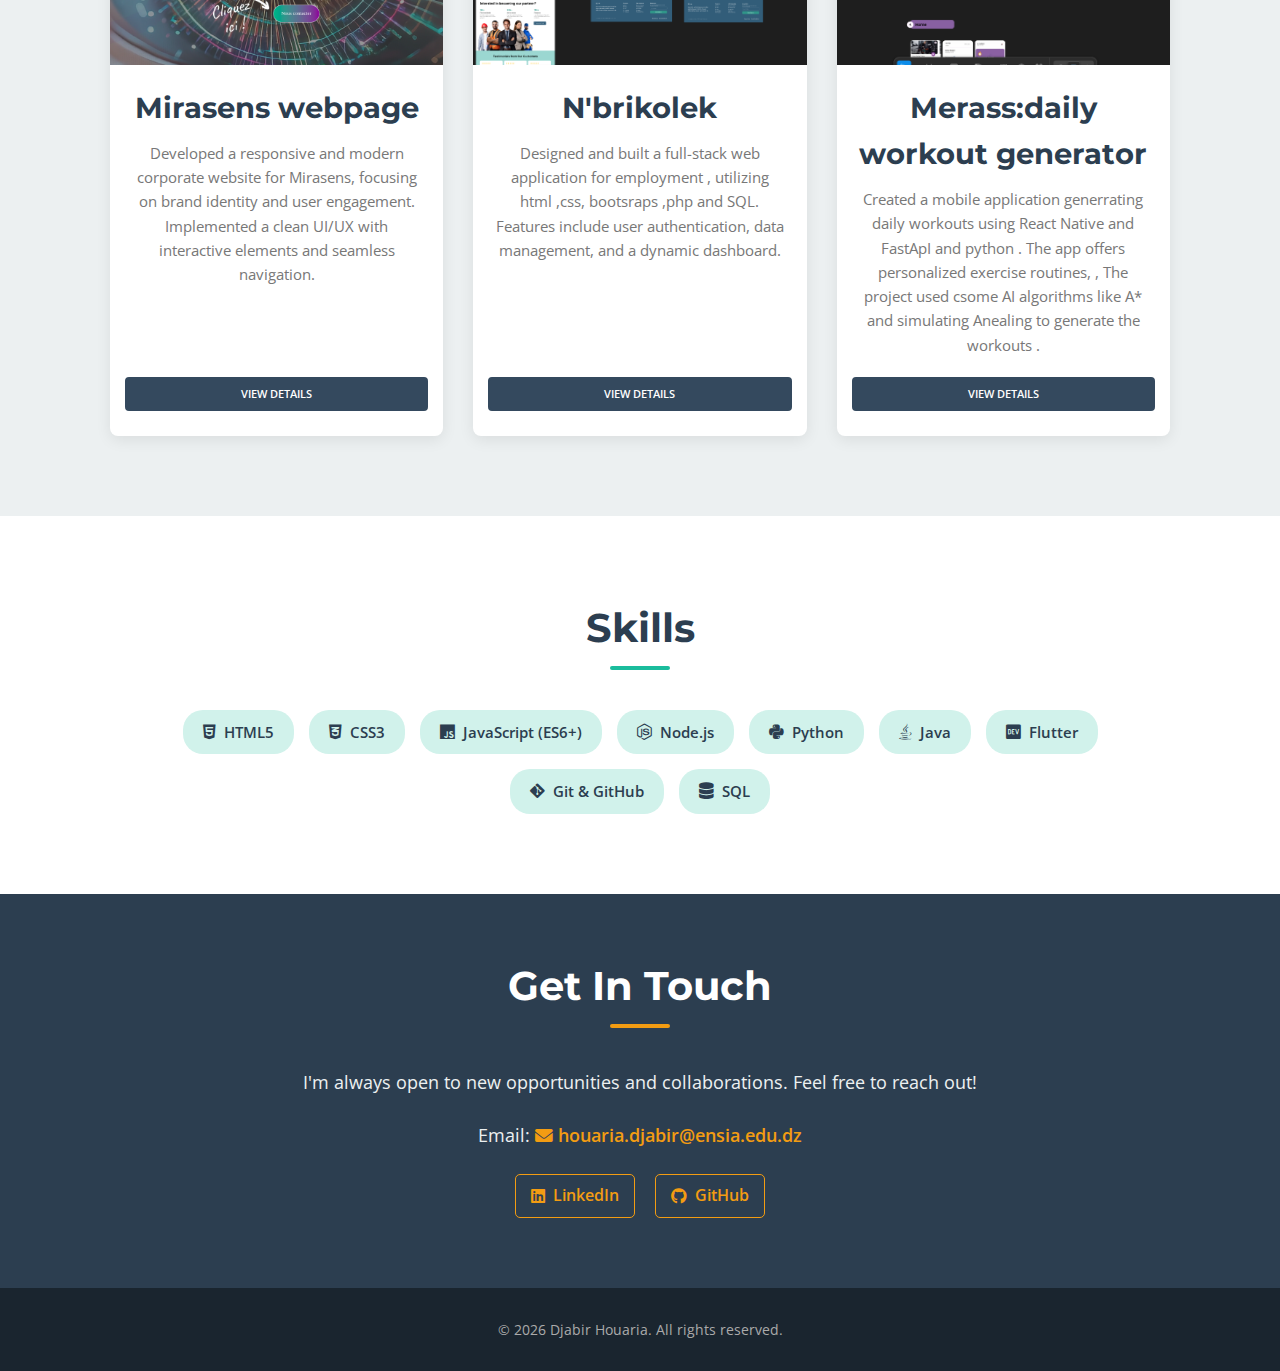
<file: houaria-Djabir/portfolio.html>
<!DOCTYPE html>
<html lang="en">

<head>
    <meta charset="UTF-8">
    <meta name="viewport" content="width=device-width, initial-scale=1.0">
    <title>Djabir Houaria - Portfolio</title>
    <link rel="stylesheet" href="styles.css">
    <link
        href="https://fonts.googleapis.com/css2?family=Montserrat:wght@400;600;700&family=Open+Sans:wght@400;600&display=swap"
        rel="stylesheet">
    <!-- Font Awesome for icons (optional, but good for social links) -->
    <link rel="stylesheet" href="https://cdnjs.cloudflare.com/ajax/libs/font-awesome/6.0.0-beta3/css/all.min.css">

    <!-- THIS IS THE NEW ICON/FAVICON LINE -->
    <link rel="icon" href="happy-gojo.jpg" type="image/jpeg">
    <!-- OR, if you prefer a PNG (recommended for modern browsers): -->
    <!-- <link rel="icon" href="favicon.png" type="image/png"> -->
    <!-- For Apple devices (optional) -->
    <!-- <link rel="apple-touch-icon" href="apple-touch-icon.png"> -->
</head>

<body>

    <!-- Navigation Bar -->
    <nav class="navbar">
        <div class="container">
            <a href="#" class="logo">Djabir Houaria</a>
            <div class="menu-toggle" id="mobile-menu">
                <span class="bar"></span>
                <span class="bar"></span>
                <span class="bar"></span>
            </div>
            <ul class="nav-links">
                <li><a href="#about">About</a></li>
                <li><a href="#projects">Projects</a></li>
                <li><a href="#skills">Skills</a></li>
                <li><a href="#contact">Contact</a></li>
            </ul>
        </div>
    </nav>

    <!-- Header/Hero Section -->
    <header class="hero-section">
        <!-- CSS-only particles -->
        <div class="particle"></div>
        <div class="particle"></div>
        <div class="particle"></div>
        <div class="particle"></div>
        <div class="particle"></div>
        <div class="particle"></div>

        <div class="container hero-content">
            <img src="anonymous.png" alt="Djabir Houaria" class="hero-photo">
            <h1>Djabir Houaria</h1>
            <p class="tagline">Passionate Web Developer | Crafting Digital Experiences</p>
            <div class="hero-buttons">
                <a href="#projects" class="btn primary-btn">View My Work</a>
                <a href="#contact" class="btn secondary-btn">Get In Touch</a>
            </div>
        </div>
    </header>

    <!-- About Me Section -->
    <section id="about" class="about-section">
        <div class="container">
            <h2>About Me</h2>
            <p>Hello! I'm Houaria Djabir, a third year student in the National higher School of AI ,I'm passionate about
                tech ,mathematics and learning new things. I
                love bringing ideas to life through clean code and intuitive interfaces. With a background in
                <strong>AI</strong>.
            </p>
            <p>When I'm not coding, you can find me <strong>workouting ,reading ,exploring new places or hiking in
                    nature</strong></p>
        </div>
    </section>

    <!-- Portfolio Projects Section -->
    <section id="projects" class="projects-section">
        <div class="container">
            <h2>My Projects</h2>
            <div class="projects-grid">
                <!-- Project 1 -->
                <a href="https://www.mirasens.com" class="project-card-link"
                    aria-label="View details for Mirasens webpage">
                    <div class="project-card">
                        <img src="mirasens.png" alt="Mirasens Webpage Thumbnail">
                        <h3>Mirasens webpage</h3>
                        <p class="project-description">Developed a responsive and modern corporate website for Mirasens,
                            focusing on brand identity and user engagement. Implemented a clean UI/UX with interactive
                            elements and seamless navigation.</p>
                        <span class="btn tertiary-btn">View Details</span>
                    </div>
                </a>
                <!-- Project 2 -->
                <a href="https://github.com/ENSIA-AI/nBrecolik" class="project-card-link"
                    aria-label="View details for Project Title Two">
                    <div class="project-card">
                        <img src="nbrikolick.png" alt="Project Two Thumbnail">
                        <h3>N'brikolek</h3>
                        <p class="project-description">Designed and built a full-stack web application for employment ,
                            utilizing html ,css, bootsraps ,php and SQL. Features include user
                            authentication, data management, and a dynamic dashboard.</p>
                        <span class="btn tertiary-btn">View Details</span>
                    </div>
                </a>
                <!-- Project 3 -->
                <a href="https://github.com/HADBI-Sarra/AI-GYM-App" class="project-card-link"
                    aria-label="View details for Project Title Three">
                    <div class="project-card">
                        <img src="merass.png" alt="Project Three Thumbnail">
                        <h3>Merass:daily workout generator </h3>
                        <p class="project-description">Created a mobile application generrating daily workouts using
                            React Native and FastApI and python . The app offers personalized exercise routines,
                            , The project used csome AI algorithms like A* and simulating Anealing to generate the
                            workouts .</p>
                        <span class="btn tertiary-btn">View Details</span>
                    </div>
                </a>
                <!-- Add more projects as needed -->
            </div>
        </div>
    </section>

    <!-- Skills Section -->
    <section id="skills" class="skills-section">
        <div class="container">
            <h2>Skills</h2>
            <ul class="skills-list">
                <li><i class="fab fa-html5"></i> HTML5</li>
                <li><i class="fab fa-css3-alt"></i> CSS3</li>
                <li><i class="fab fa-js"></i> JavaScript (ES6+)</li>
                <li><i class="fab fa-node-js"></i> Node.js</li>
                <li><i class="fab fa-python"></i> Python</li>
                <li><i class="fab fa-java"></i> Java</li>
                <li><i class="fab fa-dev"></i> Flutter</li>
                <li><i class="fab fa-git-alt"></i> Git & GitHub</li>
                <li><i class="fas fa-database"></i> SQL </li>

            </ul>
        </div>
    </section>

    <!-- Contact Section -->
    <section id="contact" class="contact-section">
        <div class="container">
            <h2>Get In Touch</h2>
            <p>I'm always open to new opportunities and collaborations. Feel free to reach out!</p>
            <p>Email: <a href="mailto:houaria.djabir@ensia.edu.dz"><i class="fas fa-envelope"></i>
                    houaria.djabir@ensia.edu.dz</a></p>
            <div class="social-links">
                <a href="https://www.linkedin.com/in/houaria-djabir-675588294/" target="_blank"
                    rel="noopener noreferrer"><i class="fab fa-linkedin"></i> LinkedIn</a>
                <a href="https://github.com/houaria617" target="_blank" rel="noopener noreferrer"><i
                        class="fab fa-github"></i> GitHub</a>
                <!-- Add more social links as needed -->
                <!-- Example: <a href="#" target="_blank" rel="noopener noreferrer"><i class="fab fa-twitter"></i> Twitter</a> -->
            </div>
        </div>
    </section>

    <footer>
        <div class="container">
            <p>&copy; <span id="current-year"></span> Djabir Houaria. All rights reserved.</p>
        </div>
    </footer>

    <script>
        // JavaScript for interactivity

        // 1. Smooth Scrolling for Navigation
        document.querySelectorAll('a[href^="#"]').forEach(anchor => {
            anchor.addEventListener('click', function (e) {
                e.preventDefault();

                document.querySelector(this.getAttribute('href')).scrollIntoView({
                    behavior: 'smooth'
                });
            });
        });

        // 2. Mobile Navigation Toggle
        const mobileMenu = document.getElementById('mobile-menu');
        const navLinks = document.querySelector('.nav-links');

        mobileMenu.addEventListener('click', () => {
            navLinks.classList.toggle('active');
            mobileMenu.classList.toggle('is-active'); // Optional: for animating burger icon
        });

        // Close mobile menu when a link is clicked
        navLinks.querySelectorAll('a').forEach(link => {
            link.addEventListener('click', () => {
                navLinks.classList.remove('active');
                mobileMenu.classList.remove('is-active');
            });
        });

        // 3. Update Current Year in Footer
        document.getElementById('current-year').textContent = new Date().getFullYear();

        // 4. Optional: Dynamic Project Loading (for larger portfolios)
        /*
        const projectsData = [
            {
                title: "Mirasens Webpage",
                description: "Developed a responsive and modern corporate website for Mirasens...",
                thumbnail: "project-1-thumbnail.jpg",
                link: "project-details-1.html"
            },
            {
                title: "Project Title Two",
                description: "Designed and built a full-stack web application for [specific purpose]...",
                thumbnail: "project-2-thumbnail.jpg",
                link: "project-details-2.html"
            },
            // Add more project objects
        ];

        function loadProjects() {
            const projectsGrid = document.querySelector('.projects-grid');
            projectsGrid.innerHTML = ''; // Clear existing projects

            projectsData.forEach(project => {
                const projectLink = document.createElement('a');
                projectLink.href = project.link;
                projectLink.classList.add('project-card-link');
                projectLink.setAttribute('aria-label', `View details for ${project.title}`);

                const projectCard = document.createElement('div');
                projectCard.classList.add('project-card');

                projectCard.innerHTML = `
                    <img src="${project.thumbnail}" alt="${project.title} Thumbnail">
                    <h3>${project.title}</h3>
                    <p class="project-description">${project.description}</p>
                    <span class="btn tertiary-btn">View Details</span>
                `;
                projectLink.appendChild(projectCard);
                projectsGrid.appendChild(projectLink);
            });
        }

        // Call this function when the page loads
        // document.addEventListener('DOMContentLoaded', loadProjects);
        */
    </script>
</body>

</html>
</file>
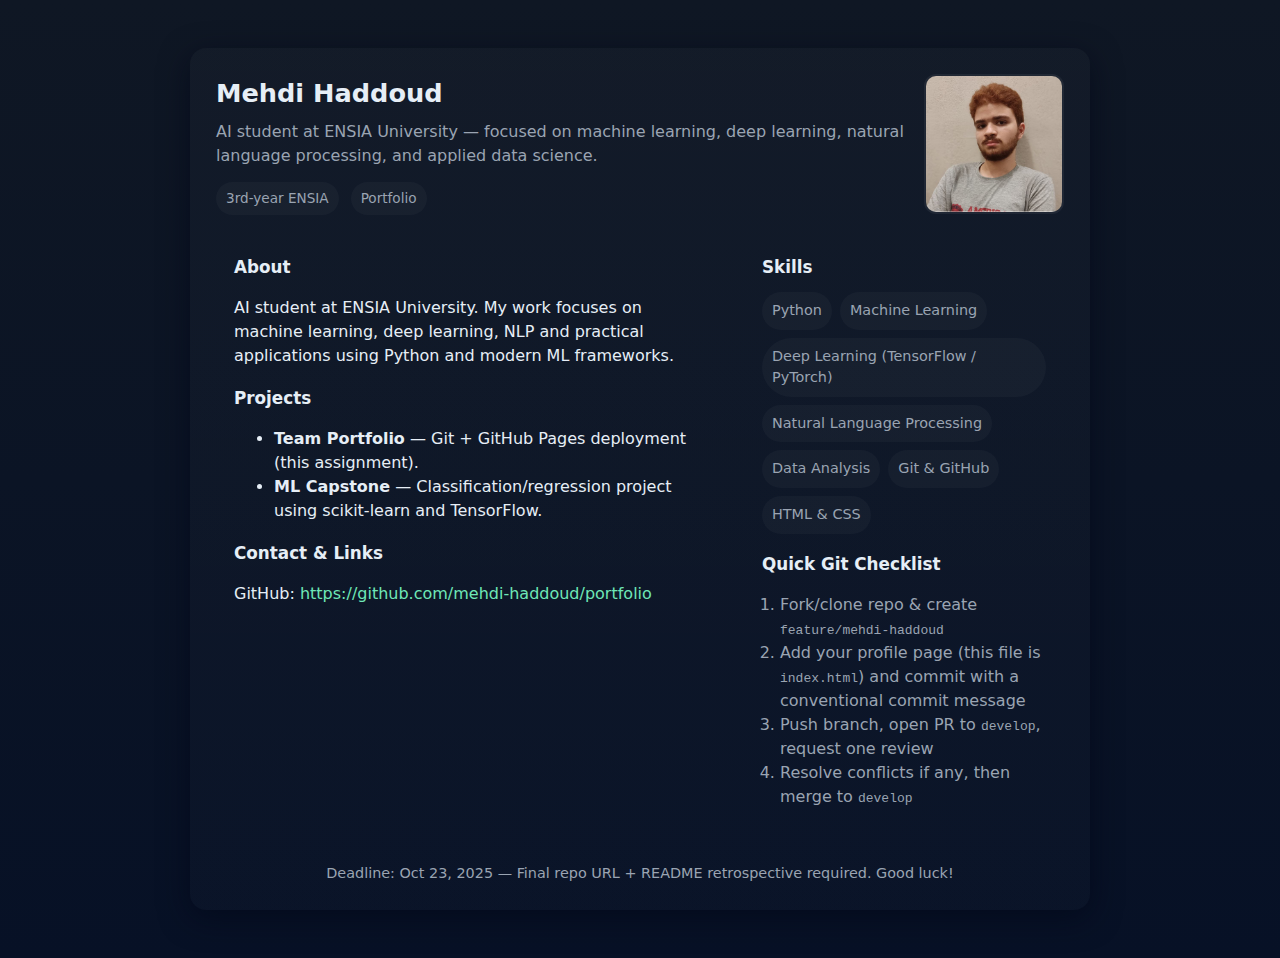
<file: portfolio/web.html>
<!doctype html>
<html lang="en">
<head>
  <meta charset="utf-8" />
  <meta name="viewport" content="width=device-width,initial-scale=1" />
  <title>Mehdi Haddoud — Portfolio</title>
  <style>
    :root{--bg:#0f1724;--card:#0b1220;--muted:#9aa4b2;--accent:#6ee7b7}
    *{box-sizing:border-box}
    body{font-family:Inter,ui-sans-serif,system-ui,Segoe UI,Roboto,'Helvetica Neue',Arial; margin:0;background:linear-gradient(180deg,var(--bg),#071126);color:#e6eef6;line-height:1.5}
    .container{max-width:900px;margin:48px auto;padding:24px}
    .card{background:linear-gradient(180deg,rgba(255,255,255,0.02),rgba(255,255,255,0.01));border-radius:16px;padding:26px;box-shadow:0 8px 30px rgba(2,6,23,0.6)}
    header{display:flex;gap:20px;align-items:center}
    .avatar{width:140px;height:140px;border-radius:12px;overflow:hidden;flex-shrink:0;border:2px solid rgba(255,255,255,0.06)}
    .avatar img{width:100%;height:100%;object-fit:cover;display:block}
    h1{margin:0;font-size:1.6rem}
    p.lead{color:var(--muted);margin:8px 0 0}
    .meta{display:flex;gap:12px;margin-top:14px}
    .badge{padding:6px 10px;border-radius:999px;background:rgba(255,255,255,0.03);font-size:0.85rem;color:var(--muted)}
    .grid{display:grid;grid-template-columns:1fr 320px;gap:20px;margin-top:22px}
    .section{background:transparent;padding:18px;border-radius:12px}
    h2{margin:0 0 12px;font-size:1.05rem}
    ul.skills{display:flex;flex-wrap:wrap;gap:8px;padding:0;margin:0;list-style:none}
    ul.skills li{background:rgba(255,255,255,0.03);padding:8px 10px;border-radius:999px;font-size:0.9rem;color:var(--muted)}
    .links a{color:var(--accent);text-decoration:none}
    footer{margin-top:20px;color:var(--muted);font-size:0.9rem;text-align:center}
    @media (max-width:880px){.grid{grid-template-columns:1fr;}.avatar{width:110px;height:110px}}
  </style>
</head>
<body>
  <div class="container card">
    <header>
      <div>
        <h1>Mehdi Haddoud</h1>
        <p class="lead">AI student at ENSIA University — focused on machine learning, deep learning, natural language processing, and applied data science.</p>
        <div class="meta">
          <span class="badge">3rd-year ENSIA</span>
          <span class="badge">Portfolio</span>
        </div>
      </div>
      <div style="margin-left:auto" class="avatar">
        <!-- Add ONLY your photo file to the repository and replace the src with the filename. Example: <img src="selfie.png" alt="Mehdi Haddoud"> -->
        <img src="selfie.png" alt="Mehdi Haddoud">
      </div>
    </header>

    <div class="grid">
      <main class="section">
        <section>
          <h2>About</h2>
          <p>AI student at ENSIA University. My work focuses on machine learning, deep learning, NLP and practical applications using Python and modern ML frameworks.</p>
        </section>

        <section style="margin-top:18px">
          <h2>Projects</h2>
          <ul>
            <li><strong>Team Portfolio</strong> — Git + GitHub Pages deployment (this assignment).</li>
            <li><strong>ML Capstone</strong> — Classification/regression project using scikit-learn and TensorFlow.</li>
          </ul>
        </section>

        <section style="margin-top:18px">
          <h2>Contact & Links</h2>
          <p class="links">GitHub: <a href="https://github.com/mehdi-haddoud/portfolio" target="_blank">https://github.com/mehdi-haddoud/portfolio</a></p>
        </section>
      </main>

      <aside class="section" style="min-height:220px">
        <h2>Skills</h2>
        <ul class="skills">
          <li>Python</li>
          <li>Machine Learning</li>
          <li>Deep Learning (TensorFlow / PyTorch)</li>
          <li>Natural Language Processing</li>
          <li>Data Analysis</li>
          <li>Git & GitHub</li>
          <li>HTML & CSS</li>
        </ul>

        <div style="margin-top:18px">
          <h2>Quick Git Checklist</h2>
          <ol style="color:var(--muted);padding-left:18px">
            <li>Fork/clone repo & create <code>feature/mehdi-haddoud</code></li>
            <li>Add your profile page (this file is <code>index.html</code>) and commit with a conventional commit message</li>
            <li>Push branch, open PR to <code>develop</code>, request one review</li>
            <li>Resolve conflicts if any, then merge to <code>develop</code></li>
          </ol>
        </div>
      </aside>
    </div>

    <footer>
      Deadline: Oct 23, 2025 — Final repo URL + README retrospective required. Good luck!
    </footer>
  </div>
</body>
</html>
</file>
<file: images/houaria-Djabir/styles.css>
/* Basic Resets & Global Styles */
* {
    margin: 0;
    padding: 0;
    box-sizing: border-box;
}

body {
    font-family: 'Open Sans', sans-serif;
    line-height: 1.6;
    color: #333;
    background-color: #f8f8f8;
    scroll-behavior: smooth;
}

.container {
    max-width: 1100px;
    margin: 0 auto;
    padding: 0 20px;
}

h1,
h2,
h3 {
    font-family: 'Montserrat', sans-serif;
    color: #2c3e50;
    /* Deep charcoal for headings */
    margin-bottom: 15px;
}

h2 {
    text-align: center;
    font-size: 2.5em;
    margin-bottom: 40px;
    position: relative;
    padding-bottom: 10px;
}

h2::after {
    content: '';
    position: absolute;
    left: 50%;
    bottom: 0;
    transform: translateX(-50%);
    width: 60px;
    height: 4px;
    background-color: #1abc9c;
    /* Teal accent */
    border-radius: 2px;
}

a {
    color: #1abc9c;
    /* Teal for general links */
    text-decoration: none;
}

a:hover {
    text-decoration: underline;
}

/* Navigation Bar */
.navbar {
    background-color: #2c3e50;
    /* Deep charcoal */
    color: #fff;
    padding: 15px 0;
    position: sticky;
    top: 0;
    z-index: 1000;
    box-shadow: 0 2px 10px rgba(0, 0, 0, 0.1);
}

.navbar .container {
    display: flex;
    justify-content: space-between;
    align-items: center;
}

.navbar .logo {
    font-family: 'Montserrat', sans-serif;
    font-weight: 700;
    font-size: 1.8em;
    color: #fff;
}

.navbar .nav-links {
    list-style: none;
    display: flex;
}

.navbar .nav-links li {
    margin-left: 30px;
}

.navbar .nav-links a {
    color: #fff;
    font-weight: 600;
    font-size: 1em;
    padding: 5px 0;
    position: relative;
    transition: color 0.3s ease;
}

.navbar .nav-links a::after {
    content: '';
    position: absolute;
    left: 0;
    bottom: -5px;
    width: 0;
    height: 2px;
    background-color: #1abc9c;
    /* Teal accent */
    transition: width 0.3s ease;
}

.navbar .nav-links a:hover {
    color: #1abc9c;
    /* Teal on hover */
    text-decoration: none;
}

.navbar .nav-links a:hover::after {
    width: 100%;
}

/* Mobile Nav Toggle */
.menu-toggle {
    display: none;
    flex-direction: column;
    cursor: pointer;
}

.menu-toggle .bar {
    width: 25px;
    height: 3px;
    background-color: #fff;
    margin: 4px 0;
    transition: all 0.3s ease;
}

/* Buttons */
.btn {
    display: inline-block;
    padding: 12px 25px;
    border-radius: 5px;
    transition: background-color 0.3s ease, color 0.3s ease, transform 0.2s ease, box-shadow 0.3s ease;
    font-weight: 600;
    text-transform: uppercase;
    font-size: 0.9em;
}

.primary-btn {
    background-color: #1abc9c;
    /* Teal */
    color: #fff;
    border: 2px solid #1abc9c;
    margin-right: 15px;
}

.primary-btn:hover {
    background-color: #16a085;
    /* Darker teal */
    color: #fff;
    border-color: #16a085;
    transform: translateY(-2px);
    box-shadow: 0 6px 12px rgba(0, 0, 0, 0.25);
    text-decoration: none;
}

.secondary-btn {
    background-color: transparent;
    color: #1abc9c;
    /* Teal */
    border: 2px solid #1abc9c;
}

.secondary-btn:hover {
    background-color: #1abc9c;
    /* Teal */
    color: #fff;
    transform: translateY(-2px);
    box-shadow: 0 6px 12px rgba(0, 0, 0, 0.25);
    text-decoration: none;
}

/* Project Cards Button - Smaller and new color */
.tertiary-btn {
    background-color: #34495e;
    /* Darker accent, complements teal */
    color: #fff;
    border: 2px solid #34495e;
    padding: 6px 12px;
    /* Even smaller padding */
    font-size: 0.7em;
    /* Even smaller font size */
    border-radius: 4px;
}

.tertiary-btn:hover {
    background-color: #4a627a;
    /* Lighter on hover */
    border-color: #4a627a;
    text-decoration: none;
    transform: translateY(-2px);
    box-shadow: 0 2px 5px rgba(0, 0, 0, 0.2);
}

/* Header/Hero Section */
.hero-section {
    background: linear-gradient(to right, #1abc9c, #34495e);
    /* Teal to deep charcoal-blue gradient */
    color: #fff;
    padding: 100px 0;
    text-align: center;
    position: relative;
    overflow: hidden;
    min-height: 80vh;
    display: flex;
    align-items: center;
    justify-content: center;
}

/* Subtle background particles (CSS-only) */
.hero-section .particle {
    position: absolute;
    background-color: rgba(255, 255, 255, 0.15);
    border-radius: 50%;
    animation: floatParticles linear infinite;
}

.hero-section .particle:nth-child(1) {
    width: 30px;
    height: 30px;
    left: 10%;
    top: 20%;
    animation-duration: 15s;
}

.hero-section .particle:nth-child(2) {
    width: 50px;
    height: 50px;
    left: 80%;
    top: 40%;
    animation-duration: 20s;
}

.hero-section .particle:nth-child(3) {
    width: 20px;
    height: 20px;
    left: 30%;
    top: 70%;
    animation-duration: 10s;
}

.hero-section .particle:nth-child(4) {
    width: 40px;
    height: 40px;
    left: 50%;
    top: 10%;
    animation-duration: 18s;
}

.hero-section .particle:nth-child(5) {
    width: 60px;
    height: 60px;
    left: 20%;
    top: 90%;
    animation-duration: 25s;
}

.hero-section .particle:nth-child(6) {
    width: 25px;
    height: 25px;
    left: 90%;
    top: 15%;
    animation-duration: 12s;
}

@keyframes floatParticles {
    0% {
        transform: translateY(0) translateX(0) scale(1);
        opacity: 0.15;
    }

    50% {
        transform: translateY(-20px) translateX(10px) scale(1.05);
        opacity: 0.2;
    }

    100% {
        transform: translateY(0) translateX(0) scale(1);
        opacity: 0.15;
    }
}


.hero-content {
    position: relative;
    z-index: 1;
}

.hero-photo {
    width: 180px;
    height: 180px;
    border-radius: 50%;
    border: 5px solid #fff;
    object-fit: cover;
    margin-bottom: 20px;
    box-shadow: 0 8px 20px rgba(0, 0, 0, 0.3);
}

.hero-section h1 {
    font-size: 3.8em;
    margin-bottom: 10px;
    color: #fff;
    font-weight: 700;
}

.hero-section .tagline {
    font-size: 1.5em;
    margin-bottom: 40px;
    font-weight: 400;
    color: #ecf0f1;
}

.hero-buttons {
    margin-top: 20px;
}

/* Section Styling */
section {
    padding: 80px 0;
}

.about-section {
    background-color: #fff;
    text-align: center;
}

.about-section p {
    font-size: 1.1em;
    max-width: 800px;
    margin: 0 auto 20px auto;
    color: #555;
}

.projects-section {
    background-color: #ecf0f1;
    /* Light gray background */
}

.projects-grid {
    display: grid;
    grid-template-columns: repeat(auto-fit, minmax(300px, 1fr));
    gap: 30px;
}

.project-card-link {
    display: block;
    text-decoration: none;
    color: inherit;
}

.project-card {
    background-color: #fff;
    border-radius: 8px;
    box-shadow: 0 4px 15px rgba(0, 0, 0, 0.08);
    overflow: hidden;
    text-align: center;
    transition: transform 0.3s ease, box-shadow 0.3s ease;
    height: 100%;
    display: flex;
    flex-direction: column;
}

.project-card:hover {
    transform: translateY(-8px);
    box-shadow: 0 10px 25px rgba(0, 0, 0, 0.18);
}

.project-card img {
    width: 100%;
    height: 220px;
    object-fit: cover;
    display: block;
}

.project-card h3 {
    font-size: 1.8em;
    margin: 20px 0 10px;
    color: #2c3e50;
    padding: 0 20px;
}

.project-card .project-description {
    font-size: 0.95em;
    color: #777;
    padding: 0 20px 20px;
    flex-grow: 1;
}

.project-card .btn {


    margin-top: auto;
    margin-left: 15px;
    margin-right: 15px;
    margin-bottom: 25px;
}

/* Skills Section */
.skills-section {
    background-color: #fff;
    text-align: center;
}

.skills-list {
    list-style: none;
    display: flex;
    flex-wrap: wrap;
    justify-content: center;
    gap: 15px;
    margin-top: 30px;
}

.skills-list li {
    background-color: #d1f2eb;
    /* Light teal for skills background */
    color: #2c3e50;
    padding: 10px 20px;
    border-radius: 20px;
    font-weight: 600;
    font-size: 0.95em;
    transition: background-color 0.3s ease, transform 0.2s ease;
    display: flex;
    align-items: center;
    gap: 8px;
}

.skills-list li i {
    font-size: 1.1em;
}

.skills-list li:hover {
    background-color: #a3e4d7;
    /* Darker teal on hover */
    transform: translateY(-3px);
}

/* Contact Section */
.contact-section {
    background-color: #2c3e50;
    /* Deep charcoal */
    color: #ecf0f1;
    text-align: center;
    padding: 60px 0;
}

.contact-section h2 {
    color: #fff;
}

.contact-section h2::after {
    background-color: #f39c12;
    /* Bright orange accent */
}

.contact-section p {
    font-size: 1.1em;
    margin-bottom: 25px;
    max-width: 700px;
    margin: 0 auto 25px auto;
}

.contact-section a {
    color: #f39c12;
    /* Bright orange for general links */
    font-weight: 600;
}

.contact-section a:hover {
    text-decoration: none;
    color: #e67e22;
    /* Darker orange on hover */
}

.social-links {
    margin-top: 20px;
    display: flex;
    justify-content: center;
    flex-wrap: wrap;
}

.social-links a {
    display: inline-flex;
    align-items: center;
    justify-content: center;
    margin: 0 10px 10px;
    font-size: 1em;
    padding: 8px 15px;
    border: 1px solid #f39c12;
    /* Bright orange border */
    color: #f39c12;
    /* Bright orange text */
    border-radius: 5px;
    transition: background-color 0.3s ease, color 0.3s ease, transform 0.2s ease;
    min-width: 100px;
    gap: 8px;
}

.social-links a:hover {
    background-color: #f39c12;
    /* Fill with orange on hover */
    color: #2c3e50;
    /* Dark text on hover */
    transform: translateY(-3px);
}

/* Footer */
footer {
    background-color: #1a252f;
    /* Even darker charcoal */
    color: #aaa;
    text-align: center;
    padding: 30px 0;
    font-size: 0.9em;
}

/* Media Queries for Responsiveness */
@media (max-width: 768px) {
    .navbar .nav-links {
        display: none;
        flex-direction: column;
        width: 100%;
        background-color: #2c3e50;
        position: absolute;
        top: 60px;
        left: 0;
        padding: 20px 0;
        box-shadow: 0 10px 15px rgba(0, 0, 0, 0.2);
    }

    .navbar .nav-links.active {
        display: flex;
    }

    .navbar .nav-links li {
        margin: 10px 0;
        text-align: center;
    }

    .navbar .nav-links a::after {
        left: 50%;
        transform: translateX(-50%);
    }

    .menu-toggle {
        display: flex;
    }

    .hero-section h1 {
        font-size: 2.8em;
    }

    .hero-section .tagline {
        font-size: 1.2em;
    }

    h2 {
        font-size: 2em;
    }

    .projects-grid {
        grid-template-columns: 1fr;
    }

    .hero-buttons .btn {
        display: block;
        margin: 15px auto;
        width: 80%;
    }

    .about-section p {
        padding: 0 15px;
    }
}

@media (max-width: 480px) {
    .hero-section h1 {
        font-size: 2.2em;
    }

    .hero-section .tagline {
        font-size: 1em;
    }

    .hero-photo {
        width: 120px;
        height: 120px;
    }

    .btn {
        padding: 10px 20px;
        font-size: 0.8em;
    }

    .social-links a {
        min-width: unset;
        width: 80%;
    }
}
</file>
<file: houaria-Djabir/styles.css>
/* Basic Resets & Global Styles */
* {
    margin: 0;
    padding: 0;
    box-sizing: border-box;
}

body {
    font-family: 'Open Sans', sans-serif;
    line-height: 1.6;
    color: #333;
    background-color: #f8f8f8;
    scroll-behavior: smooth;
}

.container {
    max-width: 1100px;
    margin: 0 auto;
    padding: 0 20px;
}

h1,
h2,
h3 {
    font-family: 'Montserrat', sans-serif;
    color: #2c3e50;
    /* Deep charcoal for headings */
    margin-bottom: 15px;
}

h2 {
    text-align: center;
    font-size: 2.5em;
    margin-bottom: 40px;
    position: relative;
    padding-bottom: 10px;
}

h2::after {
    content: '';
    position: absolute;
    left: 50%;
    bottom: 0;
    transform: translateX(-50%);
    width: 60px;
    height: 4px;
    background-color: #1abc9c;
    /* Teal accent */
    border-radius: 2px;
}

a {
    color: #1abc9c;
    /* Teal for general links */
    text-decoration: none;
}

a:hover {
    text-decoration: underline;
}

/* Navigation Bar */
.navbar {
    background-color: #2c3e50;
    /* Deep charcoal */
    color: #fff;
    padding: 15px 0;
    position: sticky;
    top: 0;
    z-index: 1000;
    box-shadow: 0 2px 10px rgba(0, 0, 0, 0.1);
}

.navbar .container {
    display: flex;
    justify-content: space-between;
    align-items: center;
}

.navbar .logo {
    font-family: 'Montserrat', sans-serif;
    font-weight: 700;
    font-size: 1.8em;
    color: #fff;
}

.navbar .nav-links {
    list-style: none;
    display: flex;
}

.navbar .nav-links li {
    margin-left: 30px;
}

.navbar .nav-links a {
    color: #fff;
    font-weight: 600;
    font-size: 1em;
    padding: 5px 0;
    position: relative;
    transition: color 0.3s ease;
}

.navbar .nav-links a::after {
    content: '';
    position: absolute;
    left: 0;
    bottom: -5px;
    width: 0;
    height: 2px;
    background-color: #1abc9c;
    /* Teal accent */
    transition: width 0.3s ease;
}

.navbar .nav-links a:hover {
    color: #1abc9c;
    /* Teal on hover */
    text-decoration: none;
}

.navbar .nav-links a:hover::after {
    width: 100%;
}

/* Mobile Nav Toggle */
.menu-toggle {
    display: none;
    flex-direction: column;
    cursor: pointer;
}

.menu-toggle .bar {
    width: 25px;
    height: 3px;
    background-color: #fff;
    margin: 4px 0;
    transition: all 0.3s ease;
}

/* Buttons */
.btn {
    display: inline-block;
    padding: 12px 25px;
    border-radius: 5px;
    transition: background-color 0.3s ease, color 0.3s ease, transform 0.2s ease, box-shadow 0.3s ease;
    font-weight: 600;
    text-transform: uppercase;
    font-size: 0.9em;
}

.primary-btn {
    background-color: #1abc9c;
    /* Teal */
    color: #fff;
    border: 2px solid #1abc9c;
    margin-right: 15px;
}

.primary-btn:hover {
    background-color: #16a085;
    /* Darker teal */
    color: #fff;
    border-color: #16a085;
    transform: translateY(-2px);
    box-shadow: 0 6px 12px rgba(0, 0, 0, 0.25);
    text-decoration: none;
}

.secondary-btn {
    background-color: transparent;
    color: #1abc9c;
    /* Teal */
    border: 2px solid #1abc9c;
}

.secondary-btn:hover {
    background-color: #1abc9c;
    /* Teal */
    color: #fff;
    transform: translateY(-2px);
    box-shadow: 0 6px 12px rgba(0, 0, 0, 0.25);
    text-decoration: none;
}

/* Project Cards Button - Smaller and new color */
.tertiary-btn {
    background-color: #34495e;
    /* Darker accent, complements teal */
    color: #fff;
    border: 2px solid #34495e;
    padding: 6px 12px;
    /* Even smaller padding */
    font-size: 0.7em;
    /* Even smaller font size */
    border-radius: 4px;
}

.tertiary-btn:hover {
    background-color: #4a627a;
    /* Lighter on hover */
    border-color: #4a627a;
    text-decoration: none;
    transform: translateY(-2px);
    box-shadow: 0 2px 5px rgba(0, 0, 0, 0.2);
}

/* Header/Hero Section */
.hero-section {
    background: linear-gradient(to right, #1abc9c, #34495e);
    /* Teal to deep charcoal-blue gradient */
    color: #fff;
    padding: 100px 0;
    text-align: center;
    position: relative;
    overflow: hidden;
    min-height: 80vh;
    display: flex;
    align-items: center;
    justify-content: center;
}

/* Subtle background particles (CSS-only) */
.hero-section .particle {
    position: absolute;
    background-color: rgba(255, 255, 255, 0.15);
    border-radius: 50%;
    animation: floatParticles linear infinite;
}

.hero-section .particle:nth-child(1) {
    width: 30px;
    height: 30px;
    left: 10%;
    top: 20%;
    animation-duration: 15s;
}

.hero-section .particle:nth-child(2) {
    width: 50px;
    height: 50px;
    left: 80%;
    top: 40%;
    animation-duration: 20s;
}

.hero-section .particle:nth-child(3) {
    width: 20px;
    height: 20px;
    left: 30%;
    top: 70%;
    animation-duration: 10s;
}

.hero-section .particle:nth-child(4) {
    width: 40px;
    height: 40px;
    left: 50%;
    top: 10%;
    animation-duration: 18s;
}

.hero-section .particle:nth-child(5) {
    width: 60px;
    height: 60px;
    left: 20%;
    top: 90%;
    animation-duration: 25s;
}

.hero-section .particle:nth-child(6) {
    width: 25px;
    height: 25px;
    left: 90%;
    top: 15%;
    animation-duration: 12s;
}

@keyframes floatParticles {
    0% {
        transform: translateY(0) translateX(0) scale(1);
        opacity: 0.15;
    }

    50% {
        transform: translateY(-20px) translateX(10px) scale(1.05);
        opacity: 0.2;
    }

    100% {
        transform: translateY(0) translateX(0) scale(1);
        opacity: 0.15;
    }
}


.hero-content {
    position: relative;
    z-index: 1;
}

.hero-photo {
    width: 180px;
    height: 180px;
    border-radius: 50%;
    border: 5px solid #fff;
    object-fit: cover;
    margin-bottom: 20px;
    box-shadow: 0 8px 20px rgba(0, 0, 0, 0.3);
}

.hero-section h1 {
    font-size: 3.8em;
    margin-bottom: 10px;
    color: #fff;
    font-weight: 700;
}

.hero-section .tagline {
    font-size: 1.5em;
    margin-bottom: 40px;
    font-weight: 400;
    color: #ecf0f1;
}

.hero-buttons {
    margin-top: 20px;
}

/* Section Styling */
section {
    padding: 80px 0;
}

.about-section {
    background-color: #fff;
    text-align: center;
}

.about-section p {
    font-size: 1.1em;
    max-width: 800px;
    margin: 0 auto 20px auto;
    color: #555;
}

.projects-section {
    background-color: #ecf0f1;
    /* Light gray background */
}

.projects-grid {
    display: grid;
    grid-template-columns: repeat(auto-fit, minmax(300px, 1fr));
    gap: 30px;
}

.project-card-link {
    display: block;
    text-decoration: none;
    color: inherit;
}

.project-card {
    background-color: #fff;
    border-radius: 8px;
    box-shadow: 0 4px 15px rgba(0, 0, 0, 0.08);
    overflow: hidden;
    text-align: center;
    transition: transform 0.3s ease, box-shadow 0.3s ease;
    height: 100%;
    display: flex;
    flex-direction: column;
}

.project-card:hover {
    transform: translateY(-8px);
    box-shadow: 0 10px 25px rgba(0, 0, 0, 0.18);
}

.project-card img {
    width: 100%;
    height: 220px;
    object-fit: cover;
    display: block;
}

.project-card h3 {
    font-size: 1.8em;
    margin: 20px 0 10px;
    color: #2c3e50;
    padding: 0 20px;
}

.project-card .project-description {
    font-size: 0.95em;
    color: #777;
    padding: 0 20px 20px;
    flex-grow: 1;
}

.project-card .btn {


    margin-top: auto;
    margin-left: 15px;
    margin-right: 15px;
    margin-bottom: 25px;
}

/* Skills Section */
.skills-section {
    background-color: #fff;
    text-align: center;
}

.skills-list {
    list-style: none;
    display: flex;
    flex-wrap: wrap;
    justify-content: center;
    gap: 15px;
    margin-top: 30px;
}

.skills-list li {
    background-color: #d1f2eb;
    /* Light teal for skills background */
    color: #2c3e50;
    padding: 10px 20px;
    border-radius: 20px;
    font-weight: 600;
    font-size: 0.95em;
    transition: background-color 0.3s ease, transform 0.2s ease;
    display: flex;
    align-items: center;
    gap: 8px;
}

.skills-list li i {
    font-size: 1.1em;
}

.skills-list li:hover {
    background-color: #a3e4d7;
    /* Darker teal on hover */
    transform: translateY(-3px);
}

/* Contact Section */
.contact-section {
    background-color: #2c3e50;
    /* Deep charcoal */
    color: #ecf0f1;
    text-align: center;
    padding: 60px 0;
}

.contact-section h2 {
    color: #fff;
}

.contact-section h2::after {
    background-color: #f39c12;
    /* Bright orange accent */
}

.contact-section p {
    font-size: 1.1em;
    margin-bottom: 25px;
    max-width: 700px;
    margin: 0 auto 25px auto;
}

.contact-section a {
    color: #f39c12;
    /* Bright orange for general links */
    font-weight: 600;
}

.contact-section a:hover {
    text-decoration: none;
    color: #e67e22;
    /* Darker orange on hover */
}

.social-links {
    margin-top: 20px;
    display: flex;
    justify-content: center;
    flex-wrap: wrap;
}

.social-links a {
    display: inline-flex;
    align-items: center;
    justify-content: center;
    margin: 0 10px 10px;
    font-size: 1em;
    padding: 8px 15px;
    border: 1px solid #f39c12;
    /* Bright orange border */
    color: #f39c12;
    /* Bright orange text */
    border-radius: 5px;
    transition: background-color 0.3s ease, color 0.3s ease, transform 0.2s ease;
    min-width: 100px;
    gap: 8px;
}

.social-links a:hover {
    background-color: #f39c12;
    /* Fill with orange on hover */
    color: #2c3e50;
    /* Dark text on hover */
    transform: translateY(-3px);
}

/* Footer */
footer {
    background-color: #1a252f;
    /* Even darker charcoal */
    color: #aaa;
    text-align: center;
    padding: 30px 0;
    font-size: 0.9em;
}

/* Media Queries for Responsiveness */
@media (max-width: 768px) {
    .navbar .nav-links {
        display: none;
        flex-direction: column;
        width: 100%;
        background-color: #2c3e50;
        position: absolute;
        top: 60px;
        left: 0;
        padding: 20px 0;
        box-shadow: 0 10px 15px rgba(0, 0, 0, 0.2);
    }

    .navbar .nav-links.active {
        display: flex;
    }

    .navbar .nav-links li {
        margin: 10px 0;
        text-align: center;
    }

    .navbar .nav-links a::after {
        left: 50%;
        transform: translateX(-50%);
    }

    .menu-toggle {
        display: flex;
    }

    .hero-section h1 {
        font-size: 2.8em;
    }

    .hero-section .tagline {
        font-size: 1.2em;
    }

    h2 {
        font-size: 2em;
    }

    .projects-grid {
        grid-template-columns: 1fr;
    }

    .hero-buttons .btn {
        display: block;
        margin: 15px auto;
        width: 80%;
    }

    .about-section p {
        padding: 0 15px;
    }
}

@media (max-width: 480px) {
    .hero-section h1 {
        font-size: 2.2em;
    }

    .hero-section .tagline {
        font-size: 1em;
    }

    .hero-photo {
        width: 120px;
        height: 120px;
    }

    .btn {
        padding: 10px 20px;
        font-size: 0.8em;
    }

    .social-links a {
        min-width: unset;
        width: 80%;
    }
}
</file>
